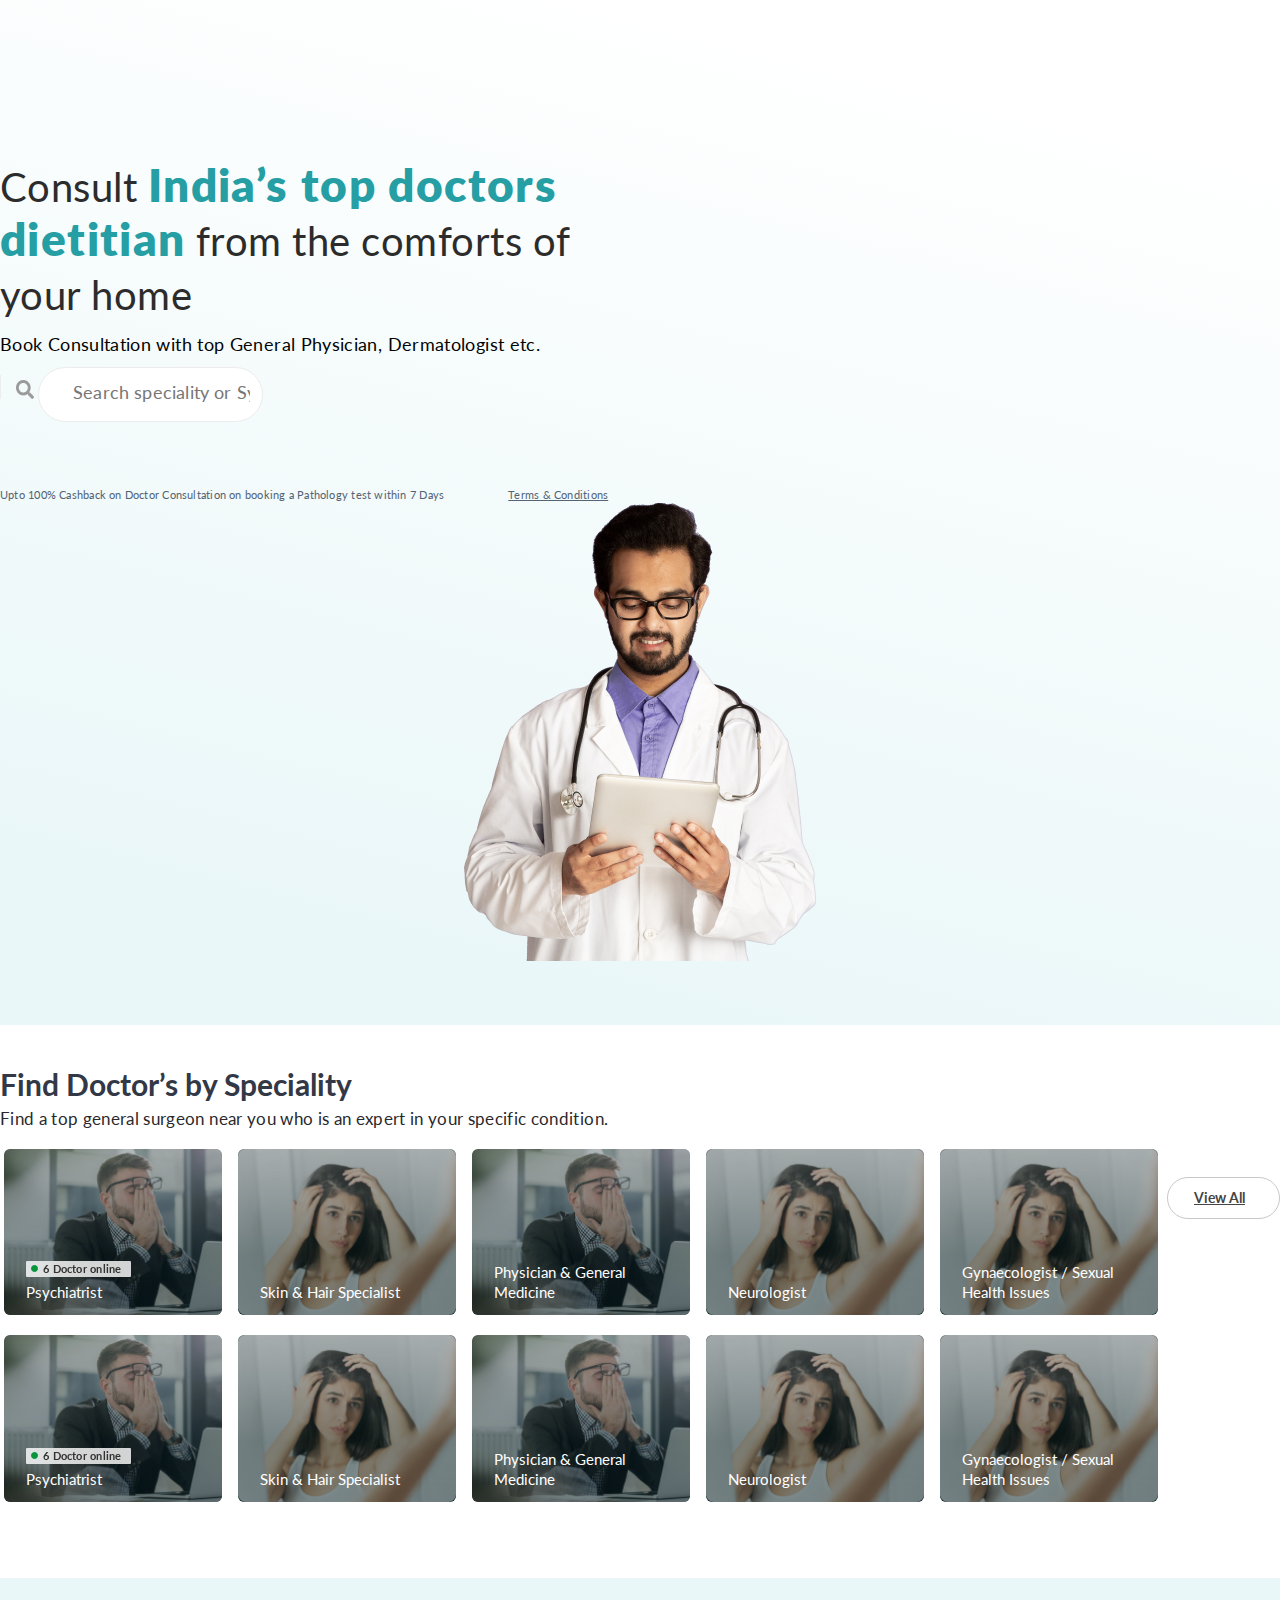
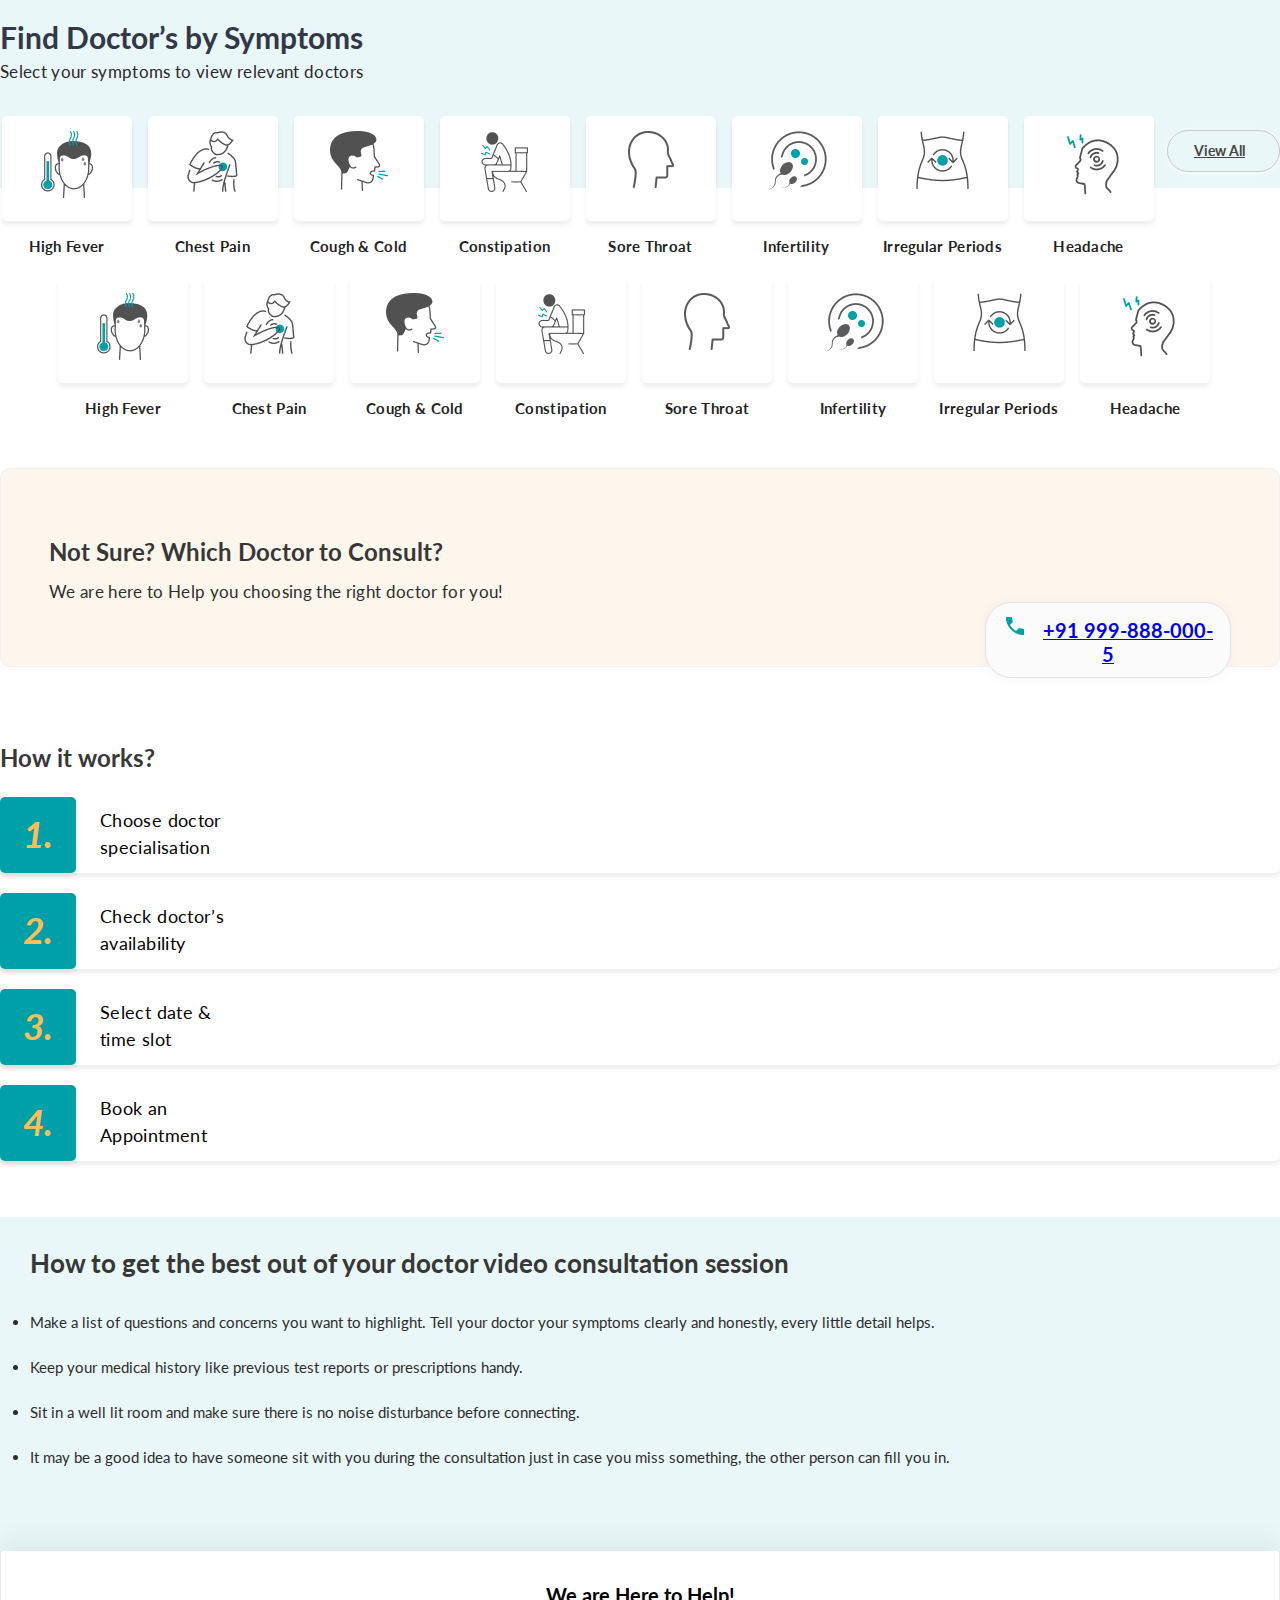
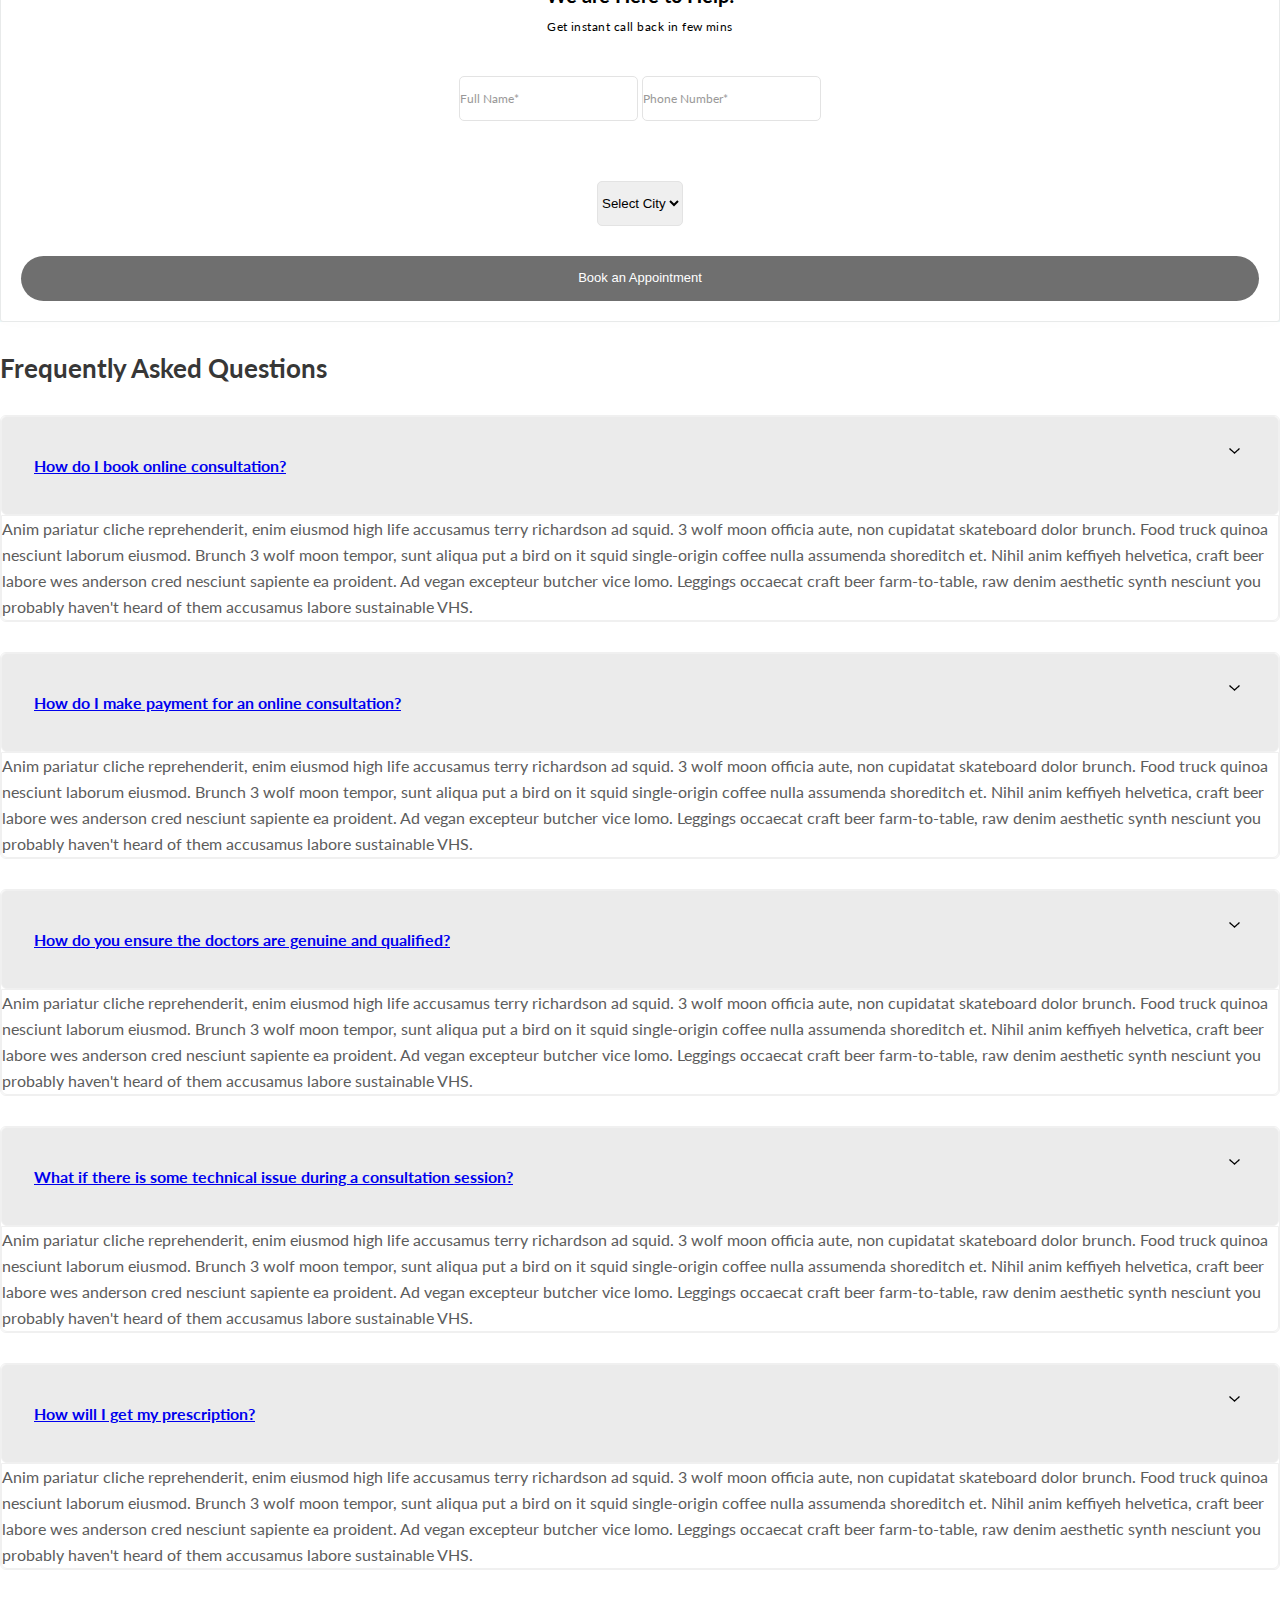
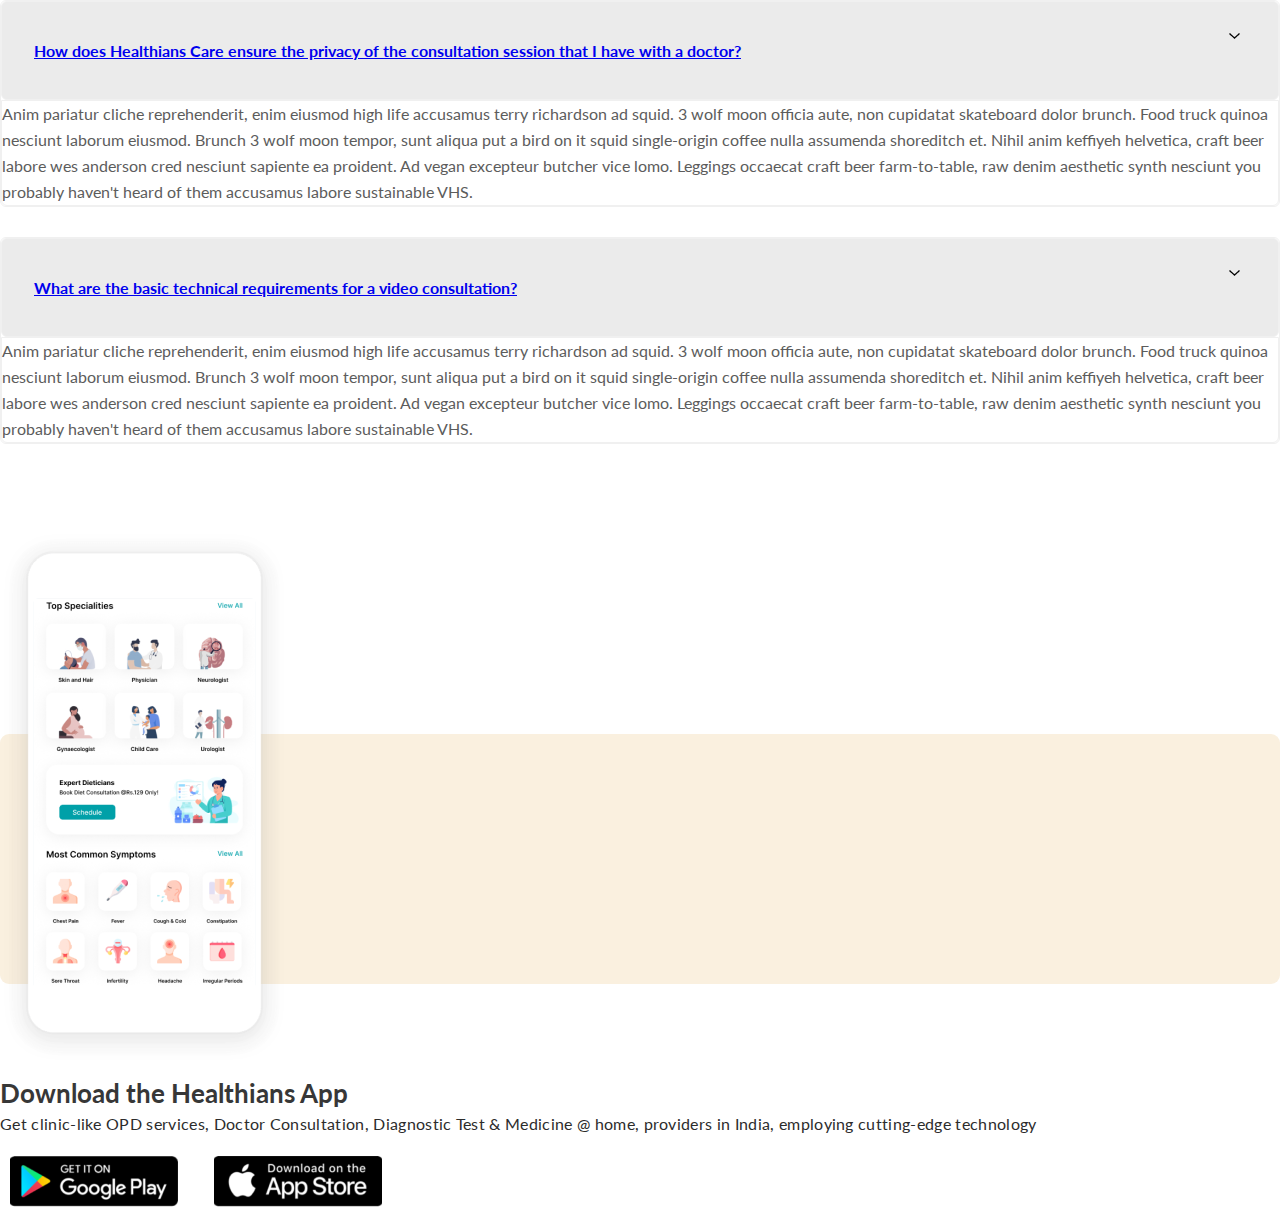
<file: index.html>
<!DOCTYPE html
    PUBLIC "-//W3C//DTD XHTML 1.0 Transitional//EN" "http://www.w3.org/TR/xhtml1/DTD/xhtml1-transitional.dtd">
<html xmlns="http://www.w3.org/1999/xhtml">

<head>
    <meta http-equiv="Content-Type" content="text/html; charset=utf-8" />
    <title>Healthians</title>
    <meta name="viewport" content="width=device-width, initial-scale=1.0, maximum-scale=1.0, user-scalable=0" />
    <link href="https://cdn1.healthians.com/img/favicon.png" rel="icon" type="image/x-icon">
    <!-- bootstrap css file -->
    <link href="https://www.healthians.com/css/t2/bootstrap.css" rel="stylesheet">
    <!-- font family file -->
    <!-- <link
        href="https://fonts.googleapis.com/css2?family=Poppins:ital,wght@0,500;0,600;0,700;0,800;0,900;1,500&display=swap"
        rel="stylesheet"> -->

    <link rel="preconnect" href="https://fonts.googleapis.com">
    <link rel="preconnect" href="https://fonts.gstatic.com" crossorigin>
    <link href="https://fonts.googleapis.com/css2?family=Lato:ital,wght@0,400;0,700;1,400;1,700&display=swap"
        rel="stylesheet">
    <!-- custom css  -->
    <link rel="stylesheet" type="text/css" href="./css/style.css">

    <!-- font icons -->
    <link rel="stylesheet" href="https://cdnjs.cloudflare.com/ajax/libs/font-awesome/4.7.0/css/font-awesome.min.css">

</head>

<body>

    <!-- Hero section starts from here -->
    <div class="hero-wrapper">
        <div class="container">
            <div class="row">
                <div class="hero-wrapper-inner">
                    <!-- <div class="bg_right"></div>
                    <div class="bg_left"></div> -->
                    <div class="col-md-8">
                        <div class="hero-img-mobile">
                            <img src="./assets/images/hero-doctor.png">
                        </div>
                        <h2>Consult <span>India’s top doctors <br> dietitian</span> from the comforts of <br>your home</h2>
                        <p>Book Consultation with top General Physician, Dermatologist etc. </p>
                        <div class="form-group has-feedback has-search">
                            <span class="form-control-feedback"><img src="./assets/images/search.png"></span>
                            <input type="text" class="form-control" placeholder="Search speciality or Symptom">
                        </div>
                        <p class="hero-condition">Upto 100% Cashback on Doctor Consultation on booking a Pathology test
                            within 7 Days<span>Terms & Conditions</span></p>
                    </div>

                    <div class="col-md-4">
                        <div class="hero-img">
                        <img src="./assets/images/hero-doctor.png">
                    </div>
                    </div>
                </div>
            </div>
        </div>
    </div>
    <!-- here section ends here -->


    <!-- find doctor by Speciality section start here -->
    <div class="find-special section-padding">
       
            <div class="container">
                <div class="row">
                    <div class="col-xs-12 col-sm-8 col-md-10">
                    <h2>Find Doctor’s by Speciality</h2>
                    <p>Find a top general surgeon near you who is an expert in your specific condition.  </p>
                </div>
    
                <div class="col-xs-12 col-sm-4 col-md-2">
                    <div class="view-all-btn">
                        <a href="javascript:void(0)">View All</a>
                    </div>
                </div>
                </div>
            </div>
            <div class="container">
            <div class="row">
                <div class="special-list">
                    <ul>
                        <li>
                            <a href="javascript:void(0)">
                                <div class="special-box">
                                    <img src="./assets/images/psychiatrist.png" alt="psychiatrist">
                                    <div class="content">
                                        <p><span></span>6 Doctor online</p>
                                        <h3>Psychiatrist</h3>
                                    </div>
                                </div>
                            </a>
                        </li>

                        <li>
                            <a href="javascript:void(0)">
                                <div class="special-box">
                                    <img src="./assets/images/skin-specialist.png" alt="skin">
                                    <div class="content">
                                        <h3>Skin & Hair Specialist</h3>
                                    </div>
                                </div>
                            </a>
                        </li>


                        <li>
                            <a href="javascript:void(0)">
                                <div class="special-box">
                                    <img src="./assets/images/psychiatrist.png" alt="Physician">
                                    <div class="content">
                                        <h3>Physician & General Medicine</h3>
                                    </div>
                                </div>
                            </a>
                        </li>


                        <li>
                            <a href="javascript:void(0)">
                                <div class="special-box">
                                    <img src="./assets/images/skin-specialist.png" alt="Neurologist">
                                    <div class="content">
                                        <h3>Neurologist</h3>
                                    </div>
                                </div>
                            </a>
                        </li>

                        <li>
                            <a href="javascript:void(0)">
                                <div class="special-box">
                                    <img src="./assets/images/skin-specialist.png" alt="Gynaecologist">
                                    <div class="content">
                                       <h3>Gynaecologist / Sexual
                                            Health Issues</h3>
                                    </div>
                                </div>
                            </a>
                        </li>


                        <li>
                            <a href="javascript:void(0)">
                                <div class="special-box">
                                    <img src="./assets/images/psychiatrist.png" alt="psychiatrist">
                                    <div class="content">
                                        <p><span></span>6 Doctor online</p>
                                        <h3>Psychiatrist</h3>
                                    </div>
                                </div>
                            </a>
                        </li>

                        <li>
                            <a href="javascript:void(0)">
                                <div class="special-box">
                                    <img src="./assets/images/skin-specialist.png" alt="skin">
                                    <div class="content">
                                        <h3>Skin & Hair Specialist</h3>
                                    </div>
                                </div>
                            </a>
                        </li>


                        <li>
                            <a href="javascript:void(0)">
                                <div class="special-box">
                                    <img src="./assets/images/psychiatrist.png" alt="Physician">
                                    <div class="content">
                                        <h3>Physician & General Medicine</h3>
                                    </div>
                                </div>
                            </a>
                        </li>


                        <li>
                            <a href="javascript:void(0)">
                                <div class="special-box">
                                    <img src="./assets/images/skin-specialist.png" alt="Neurologist">
                                    <div class="content">
                                        <h3>Neurologist</h3>
                                    </div>
                                </div>
                            </a>
                        </li>

                        <li>
                            <a href="javascript:void(0)">
                                <div class="special-box">
                                    <img src="./assets/images/skin-specialist.png" alt="Gynaecologist">
                                    <div class="content">
                                       <h3>Gynaecologist / Sexual
                                            Health Issues</h3>
                                    </div>
                                </div>
                            </a>
                        </li>
                    </ul>
                </div>
            </div>
        </div>
    </div>


    <!-- find doctor by Speciality section end here -->


    <!-- find doctor symptoms start from here -->
    <div class="doctor-symptoms-wrapper section-padding">
        <div class="container">
            <div class="row">
                <div class="col-xs-12 col-sm-8 col-md-10">
                <h2>Find Doctor’s by Symptoms</h2>
                <p>Select your symptoms to view relevant doctors</p>
            </div>

            <div class="col-xs-12 col-sm-4 col-md-2">
                <div class="view-all-btn">
                    <a href="javascript:void(0)">View All</a>
                </div>
            </div>
            </div>
        </div>
    </div>
     <div class="doctor-inner-sym">
    <div class="container">
        <div class="row">
            <div class="list_symptm">
                <ul>
                    <li>
                        <a href="javascript:void(0)" class="symptm_card">
                            <div class="symptm_box">
                                <img src="./assets/images/high-fever.png" alt="high-fever">
                            </div>
                            <p>High Fever</p>
                        </a>
                    </li>


                    <li>
                        <a href="javascript:void(0)" class="symptm_card">
                            <div class="symptm_box">
                                <img src="./assets/images/chest-pain.png" alt="chest-pain">
                            </div>
                            <p>Chest Pain</p>
                        </a>
                    </li>


                    <li>
                        <a href="javascript:void(0)" class="symptm_card">
                            <div class="symptm_box">
                                <img src="./assets/images/cough-cold.png" alt="cough-cold">
                            </div>

                            <p>Cough & Cold</p>
                            </strong>

                        </a>
                    </li>


                    <li>
                        <a href="javascript:void(0)" class="symptm_card">
                            <div class="symptm_box">
                                <img src="./assets/images/constipation.png" alt="constipation">
                            </div>
                            <p>Constipation</p>
                        </a>
                    </li>

                    <li>
                        <a href="javascript:void(0)" class="symptm_card">
                            <div class="symptm_box">
                                <img src="./assets/images/saor-throat.png" alt="saor-throat">
                            </div>

                            <p>Sore Throat</p>
                        </a>
                    </li>


                    <li>
                        <a href="javascript:void(0)" class="symptm_card">
                            <div class="symptm_box">
                                <img src="./assets/images/infertility.png" alt="infertility">
                            </div>

                            <p>Infertility</p>
                        </a>
                    </li>


                    <li>
                        <a href="javascript:void(0)" class="symptm_card">
                            <div class="symptm_box">
                                <img src="./assets/images/irregular-periods.png" alt="irregular-periods">
                            </div>
                            <p>Irregular Periods</p>
                        </a>
                    </li>


                    <li>
                        <a href="javascript:void(0)" class="symptm_card">
                            <div class="symptm_box">
                                <img src="./assets/images/headache.png" alt="Headache">
                            </div>
                            <p>Headache</p>
                        </a>
                    </li>



                    <!-- second list -->
                    <li>
                        <a href="javascript:void(0)" class="symptm_card">
                            <div class="symptm_box">
                                <img src="./assets/images/high-fever.png" alt="high-fever">
                            </div>
                            <p>High Fever</p>
                        </a>
                    </li>


                    <li>
                        <a href="javascript:void(0)" class="symptm_card">
                            <div class="symptm_box">
                                <img src="./assets/images/chest-pain.png" alt="chest-pain">
                            </div>
                            <p>Chest Pain</p>
                        </a>
                    </li>


                    <li>
                        <a href="javascript:void(0)" class="symptm_card">
                            <div class="symptm_box">
                                <img src="./assets/images/cough-cold.png" alt="cough-cold">
                            </div>

                            <p>Cough & Cold</p>
                            </strong>

                        </a>
                    </li>


                    <li>
                        <a href="javascript:void(0)" class="symptm_card">
                            <div class="symptm_box">
                                <img src="./assets/images/constipation.png" alt="constipation">
                            </div>
                            <p>Constipation</p>
                        </a>
                    </li>

                    <li>
                        <a href="javascript:void(0)" class="symptm_card">
                            <div class="symptm_box">
                                <img src="./assets/images/saor-throat.png" alt="saor-throat">
                            </div>

                            <p>Sore Throat</p>
                        </a>
                    </li>


                    <li>
                        <a href="javascript:void(0)" class="symptm_card">
                            <div class="symptm_box">
                                <img src="./assets/images/infertility.png" alt="infertility">
                            </div>

                            <p>Infertility</p>
                        </a>
                    </li>


                    <li>
                        <a href="javascript:void(0)" class="symptm_card">
                            <div class="symptm_box">
                                <img src="./assets/images/irregular-periods.png" alt="irregular-periods">
                            </div>
                            <p>Irregular Periods</p>
                        </a>
                    </li>


                    <li>
                        <a href="javascript:void(0)" class="symptm_card">
                            <div class="symptm_box">
                                <img src="./assets/images/headache.png" alt="Headache">
                            </div>
                            <p>Headache</p>
                        </a>
                    </li>


                </ul>
            </div>
        </div>
    </div>
    </div>
    <!-- find doctor symptoms end here -->

    <div class="doctor-phone section-padding">
        <div class="container">
            <div class="doctor-phone-inner">
                <div class="row">
                    <div class="col-xs-12 col-sm-8 col-md-8">
                        <div class="doctor-phone-text">
                            <h2>Not Sure? Which Doctor to Consult?</h2>
                            <p>We are here to Help you choosing the right doctor for you!</p>
                        </div>
                    </div>

                    <div class="col-xs-12 col-sm-4 col-md-4">
                        <div class="doctor-phone-number">
                            <img src="./assets/images/phn-icon.png" alt="phone-icon"><a
                                href="tel:+91 999-888-000-5"><span>+91 999-888-000-5</span></a>
                        </div>
                    </div>
                </div>
            </div>
        </div>
    </div>
  
    <div class="consult-steps section-padding">
        <div class="container">
            <h2>How it works?</h2>
            <div class="row">
                <div class="col-xs-12 col-sm-6 col-md-3">
                    <ul>
                        <li>
                            <span>1.</span>
                        </li>
                        <li>
                            <p>Choose doctor <br> specialisation </p>
                        </li>
                    </ul>
                </div>

                <div class="col-xs-12 col-sm-6 col-md-3">
                    <ul>
                        <li>
                            <span>2.</span>
                        </li>
                        <li>
                            <p>Check doctor’s <br> availability </p>
                        </li>
                    </ul>
                </div>


                <div class="col-xs-12 col-sm-6 col-md-3">
                    <ul>
                        <li>
                            <span>3.</span>
                        </li>
                        <li>
                            <p>Select date & <br> time slot</p>
                        </li>
                    </ul>
                </div>


                <div class="col-xs-12 col-sm-6 col-md-3">
                    <ul>
                        <li>
                            <span>4.</span>
                        </li>
                        <li>
                            <p>Book an <br> Appointment</p>
                        </li>
                    </ul>
                </div>
            </div>




        </div>
    </div>


    <!-- doctor video consultaion section start here-->
    <div class="video-consult">
        <div class="container">
            <div class="row">
                <div class="col-md-8">
                    <div class="video-content">
                        <h2>How to get the best out of your doctor video consultation session</h2>
                        <ul>
                            <li>Make a list of questions and concerns you want to highlight.
                                Tell your doctor your symptoms clearly and honestly, every little detail helps.</li>

                            <li>Keep your medical history like previous test reports or prescriptions handy.</li>

                            <li>Sit in a well lit room and make sure there is no noise disturbance before connecting.
                            </li>

                            <li>It may be a good idea to have someone sit with you during the consultation just in case
                                you miss something, the other person can fill you in.</li>
                        </ul>
                    </div>
                </div>


                <div class="col-md-4 form-col">
                    <div class="inner-form">
                        <h2>We are Here to Help!</h2>
                        <p>Get instant call back in few mins</p>
                        <form action="#">
                            <input type="text" placeholder="Full Name*" class="form-control" required>

                            <input type="tel" placeholder="Phone Number*" class="form-control" required>

                            <div class="form-group">
                                <select class="form-control" id="selectcity" required>
                                    <option>Select City</option>
                                    <option>Delhi</option>
                                    <option>Noida</option>
                                    <option>Gurugram</option>
                                </select>
                            </div>

                            <button class="appointment-btn">Book an Appointment</button>
                        </form>
                    </div>
                </div>
            </div>
        </div>
    </div>
    <!-- doctor video consultaion section end here-->


    <!-- frequently asked question -->
    <div class="question-wrapper">
        <div class="container">
            <h2>Frequently Asked Questions</h2>
             <div class="accordian-wrapper">

                <div class="panel-group" id="accordion">

                    <div class="panel panel-default">
                        <div class="panel-heading">
                            <h4 class="panel-title">
                                <a class="accordion-toggle" data-toggle="collapse" data-parent="#accordion"
                                    href="#collapseOne">
                                    How do I book online consultation?
                                </a>
                            </h4>
                        </div>
                        <div id="collapseOne" class="panel-collapse collapse in">
                            <div class="panel-body">
                                Anim pariatur cliche reprehenderit, enim eiusmod high life accusamus terry richardson ad
                                squid. 3 wolf moon officia aute, non cupidatat skateboard dolor brunch. Food truck
                                quinoa
                                nesciunt laborum eiusmod. Brunch 3 wolf moon tempor, sunt aliqua put a bird on it squid
                                single-origin coffee nulla assumenda shoreditch et. Nihil anim keffiyeh helvetica, craft
                                beer labore wes anderson cred nesciunt sapiente ea proident. Ad vegan excepteur butcher
                                vice
                                lomo. Leggings occaecat craft beer farm-to-table, raw denim aesthetic synth nesciunt you
                                probably haven't heard of them accusamus labore sustainable VHS.
                            </div>
                        </div>
                    </div>
                    
                    <div class="panel panel-default">
                        <div class="panel-heading">
                            <h4 class="panel-title">
                                <a class="accordion-toggle" data-toggle="collapse" data-parent="#accordion"
                                    href="#collapseTwo">
                                    How do I make payment for an online consultation?
                                </a>
                            </h4>
                        </div>
                        <div id="collapseTwo" class="panel-collapse collapse">
                            <div class="panel-body">
                                Anim pariatur cliche reprehenderit, enim eiusmod high life accusamus terry richardson ad
                                squid. 3 wolf moon officia aute, non cupidatat skateboard dolor brunch. Food truck
                                quinoa
                                nesciunt laborum eiusmod. Brunch 3 wolf moon tempor, sunt aliqua put a bird on it squid
                                single-origin coffee nulla assumenda shoreditch et. Nihil anim keffiyeh helvetica, craft
                                beer labore wes anderson cred nesciunt sapiente ea proident. Ad vegan excepteur butcher
                                vice
                                lomo. Leggings occaecat craft beer farm-to-table, raw denim aesthetic synth nesciunt you
                                probably haven't heard of them accusamus labore sustainable VHS.
                            </div>
                        </div>
                    </div>

                    <div class="panel panel-default">
                        <div class="panel-heading">
                            <h4 class="panel-title">
                                <a class="accordion-toggle" data-toggle="collapse" data-parent="#accordion"
                                    href="#collapseThree">
                                    How do you ensure the doctors are genuine and qualified?
                                </a>
                            </h4>
                        </div>
                        <div id="collapseThree" class="panel-collapse collapse">
                            <div class="panel-body">
                                Anim pariatur cliche reprehenderit, enim eiusmod high life accusamus terry richardson ad
                                squid. 3 wolf moon officia aute, non cupidatat skateboard dolor brunch. Food truck
                                quinoa
                                nesciunt laborum eiusmod. Brunch 3 wolf moon tempor, sunt aliqua put a bird on it squid
                                single-origin coffee nulla assumenda shoreditch et. Nihil anim keffiyeh helvetica, craft
                                beer labore wes anderson cred nesciunt sapiente ea proident. Ad vegan excepteur butcher
                                vice
                                lomo. Leggings occaecat craft beer farm-to-table, raw denim aesthetic synth nesciunt you
                                probably haven't heard of them accusamus labore sustainable VHS.
                            </div>
                        </div>
                    </div>


                    <div class="panel panel-default">
                        <div class="panel-heading">
                            <h4 class="panel-title">
                                <a class="accordion-toggle" data-toggle="collapse" data-parent="#accordion"
                                    href="#collapsefour">
                                    What if there is some technical issue during a consultation session? </a>
                            </h4>
                        </div>
                        <div id="collapsefour" class="panel-collapse collapse">
                            <div class="panel-body">
                                Anim pariatur cliche reprehenderit, enim eiusmod high life accusamus terry richardson ad
                                squid. 3 wolf moon officia aute, non cupidatat skateboard dolor brunch. Food truck
                                quinoa
                                nesciunt laborum eiusmod. Brunch 3 wolf moon tempor, sunt aliqua put a bird on it squid
                                single-origin coffee nulla assumenda shoreditch et. Nihil anim keffiyeh helvetica, craft
                                beer labore wes anderson cred nesciunt sapiente ea proident. Ad vegan excepteur butcher
                                vice
                                lomo. Leggings occaecat craft beer farm-to-table, raw denim aesthetic synth nesciunt you
                                probably haven't heard of them accusamus labore sustainable VHS.
                            </div>
                        </div>
                    </div>

                    <div class="panel panel-default">
                        <div class="panel-heading">
                            <h4 class="panel-title">
                                <a class="accordion-toggle" data-toggle="collapse" data-parent="#accordion"
                                    href="#collapsefive">
                                    How will I get my prescription? </a>
                            </h4>
                        </div>
                        <div id="collapsefive" class="panel-collapse collapse">
                            <div class="panel-body">
                                Anim pariatur cliche reprehenderit, enim eiusmod high life accusamus terry richardson ad
                                squid. 3 wolf moon officia aute, non cupidatat skateboard dolor brunch. Food truck
                                quinoa
                                nesciunt laborum eiusmod. Brunch 3 wolf moon tempor, sunt aliqua put a bird on it squid
                                single-origin coffee nulla assumenda shoreditch et. Nihil anim keffiyeh helvetica, craft
                                beer labore wes anderson cred nesciunt sapiente ea proident. Ad vegan excepteur butcher
                                vice
                                lomo. Leggings occaecat craft beer farm-to-table, raw denim aesthetic synth nesciunt you
                                probably haven't heard of them accusamus labore sustainable VHS.
                            </div>
                        </div>
                    </div>

                    <div class="panel panel-default">
                        <div class="panel-heading">
                            <h4 class="panel-title">
                                <a class="accordion-toggle" data-toggle="collapse" data-parent="#accordion"
                                    href="#collapsesix">
                                    How does Healthians Care ensure the privacy of the consultation
                                    session that I have with a doctor? </a>
                            </h4>
                        </div>
                        <div id="collapsesix" class="panel-collapse collapse">
                            <div class="panel-body">
                                Anim pariatur cliche reprehenderit, enim eiusmod high life accusamus terry richardson ad
                                squid. 3 wolf moon officia aute, non cupidatat skateboard dolor brunch. Food truck
                                quinoa
                                nesciunt laborum eiusmod. Brunch 3 wolf moon tempor, sunt aliqua put a bird on it squid
                                single-origin coffee nulla assumenda shoreditch et. Nihil anim keffiyeh helvetica, craft
                                beer labore wes anderson cred nesciunt sapiente ea proident. Ad vegan excepteur butcher
                                vice
                                lomo. Leggings occaecat craft beer farm-to-table, raw denim aesthetic synth nesciunt you
                                probably haven't heard of them accusamus labore sustainable VHS.
                            </div>
                        </div>
                    </div>


                    <div class="panel panel-default">
                        <div class="panel-heading">
                            <h4 class="panel-title">
                                <a class="accordion-toggle" data-toggle="collapse" data-parent="#accordion"
                                    href="#collapseseven">
                                    What are the basic technical requirements for a video consultation?
                                </a>
                            </h4>
                        </div>
                        <div id="collapseseven" class="panel-collapse collapse">
                            <div class="panel-body">
                                Anim pariatur cliche reprehenderit, enim eiusmod high life accusamus terry richardson ad
                                squid. 3 wolf moon officia aute, non cupidatat skateboard dolor brunch. Food truck
                                quinoa
                                nesciunt laborum eiusmod. Brunch 3 wolf moon tempor, sunt aliqua put a bird on it squid
                                single-origin coffee nulla assumenda shoreditch et. Nihil anim keffiyeh helvetica, craft
                                beer labore wes anderson cred nesciunt sapiente ea proident. Ad vegan excepteur butcher
                                vice
                                lomo. Leggings occaecat craft beer farm-to-table, raw denim aesthetic synth nesciunt you
                                probably haven't heard of them accusamus labore sustainable VHS.
                            </div>
                        </div>
                    </div>

                </div>
            </div>
        </div>
    </div>

    <!-- frequently asked question -->



    <!-- app section start from here -->
    <div class="mobile-app-wrapper section-padding">
        <div class="container">
            <div class="row">
                <div class="col-md-4 text-center">
                    <div class="mobile-snapshot">
                        <img src="./assets/images/mobile-app.png" alt="mobile-app">
                    </div>
                </div>

                <div class="col-md-8">
                    <div class="mobile-app-text">
                        <h2>Download the Healthians App</h2>
                        <p>Get clinic-like OPD services, Doctor Consultation, Diagnostic Test & Medicine @ home,
                            providers in India, employing cutting-edge technology</p>
                        <ul>
                            <li>
                                <img src="./assets/images/play-store.png" alt="play-store">
                            </li>
                            <li>
                                <img src="./assets/images/ios-store.png" alt="ios-store">
                            </li>
                        </ul>
                    </div>
                </div>
            </div>
        </div>
    </div>


    <!-- app section start from here -->


    <!-- bootstrap js files   -->
    <script type="text/javascript" src="https://www.healthians.com/js/jquery.min.js"></script>
    <script type="text/javascript" src="https://www.healthians.com/js/bootstrap.min.js"></script>
</body>

</html>
</file>
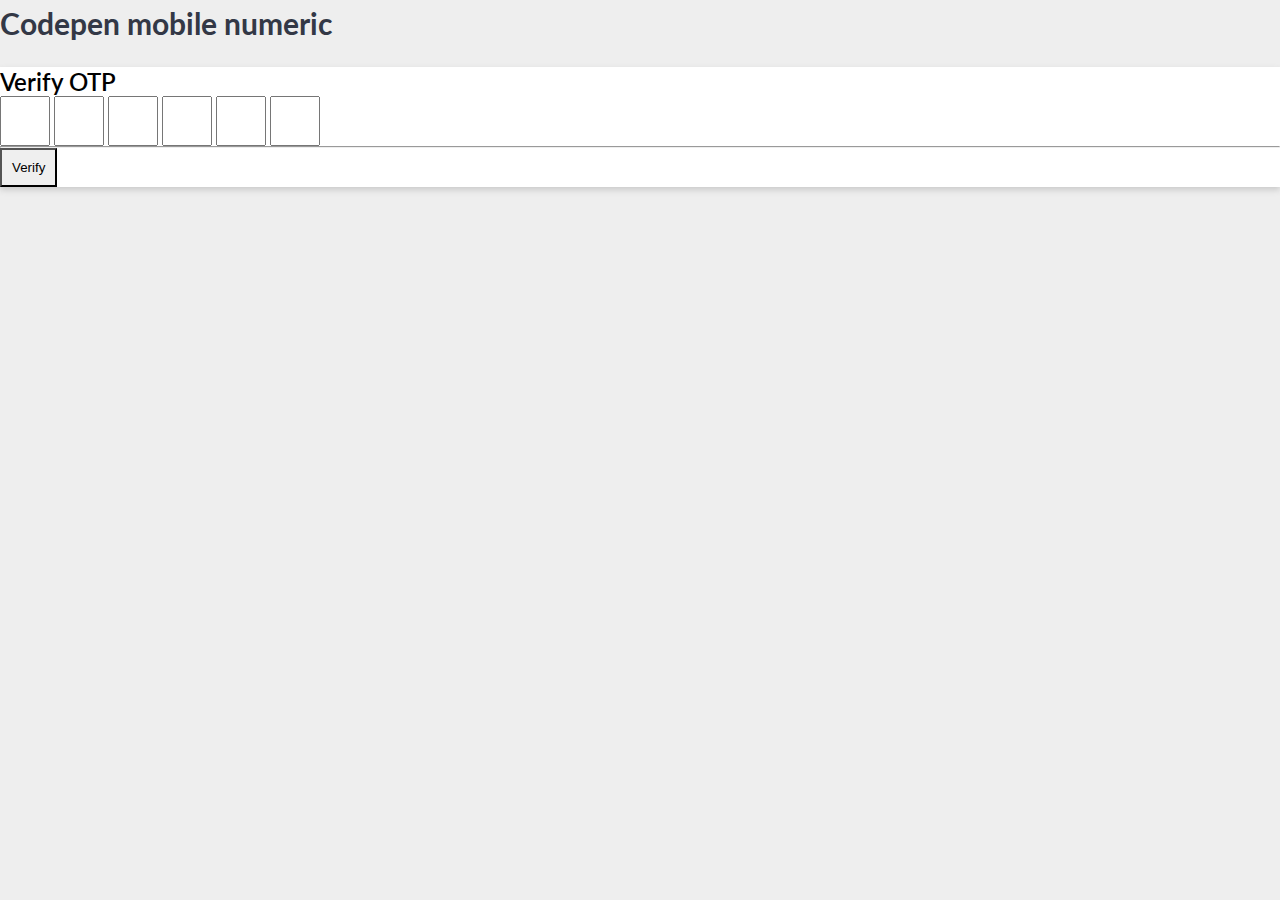
<file: login-2.html>
<!DOCTYPE html
    PUBLIC "-//W3C//DTD XHTML 1.0 Transitional//EN" "http://www.w3.org/TR/xhtml1/DTD/xhtml1-transitional.dtd">
<html xmlns="http://www.w3.org/1999/xhtml">

<head>
    <meta http-equiv="Content-Type" content="text/html; charset=utf-8" />
    <title>Healthians</title>
    <meta name="viewport" content="width=device-width, initial-scale=1.0, maximum-scale=1.0, user-scalable=0" />
    <link href="https://cdn1.healthians.com/img/favicon.png" rel="icon" type="image/x-icon">
    <!-- bootstrap css file -->
    <link href="https://www.healthians.com/css/t2/bootstrap.css" rel="stylesheet">
    <!-- font family file -->
    <!-- <link
        href="https://fonts.googleapis.com/css2?family=Poppins:ital,wght@0,500;0,600;0,700;0,800;0,900;1,500&display=swap"
        rel="stylesheet"> -->

    <link rel="preconnect" href="https://fonts.googleapis.com">
    <link rel="preconnect" href="https://fonts.gstatic.com" crossorigin>
    <link href="https://fonts.googleapis.com/css2?family=Lato:ital,wght@0,400;0,700;1,400;1,700&display=swap"
        rel="stylesheet">
    <!-- custom css  -->
    <link rel="stylesheet" type="text/css" href="./css/style.css">

    <!-- font icons -->
    <link rel="stylesheet" href="https://cdnjs.cloudflare.com/ajax/libs/font-awesome/4.7.0/css/font-awesome.min.css">

    <style>
        body {
            background: #eee;
        }

        .bgWhite {
            background: white;
            box-shadow: 0px 3px 6px 0px #cacaca;
        }

        .title {
            font-weight: 600;
            margin-top: 20px;
            font-size: 24px
        }

        .customBtn {
            border-radius: 0px;
            padding: 10px;
        }

        form input {
            display: inline-block;
            width: 50px;
            height: 50px;
            text-align: center;
        }
    </style>

</head>

<body>


    <!-- login section start from here -->
    <div class="login-wrapper">
        <h2>Codepen mobile numeric </h2>
        <div class="container">
            <div class="row justify-content-md-center">
                <div class="col-md-4 text-center">
                    <div class="row">
                        <div class="col-sm-12 mt-5 bgWhite">
                            <div class="title">
                                Verify OTP
                            </div>

                            <form action="#">
                                <input class="otp" type="text" oninput='digitValidate(this)' onkeyup='tabChange(1)'
                                    inputmode="numeric" id="otp-box" maxlength=1>
                                <input class="otp" type="text" oninput='digitValidate(this)' onkeyup='tabChange(2)'
                                    inputmode="numeric" id="otp-box" maxlength=1>
                                <input class="otp" type="text" oninput='digitValidate(this)' onkeyup='tabChange(3)'
                                    inputmode="numeric" id="otp-box" maxlength=1>
                                <input class="otp" type="text" oninput='digitValidate(this)' onkeyup='tabChange(4)'
                                    inputmode="numeric" id="otp-box" maxlength=1>
                                <input class="otp" type="text" oninput='digitValidate(this)' onkeyup='tabChange(5)'
                                    inputmode="numeric" id="otp-box" maxlength=1>
                                <input class="otp" type="text" oninput='digitValidate(this)' onkeyup='tabChange(6)'
                                    inputmode="numeric" id="otp-box" maxlength=1>
                            </form>
                            <hr class="mt-4">
                            <button class='btn btn-primary btn-block mt-4 mb-4 customBtn'>Verify</button>
                        </div>
                    </div>
                </div>
            </div>
        </div>
    </div>

    <!-- login section end here -->


    <!-- bootstrap js files   -->

    <script>

        let digitValidate = function (otp_input_value) {
            otp_input_value.value = otp_input_value.value.replace(/[^0-9]/g, '');
        }

        let tabChange = function (val) {
            let otp_input_value = document.querySelectorAll('input');
            if (otp_input_value[val - 1].value != '') {
                otp_input_value[val].focus()
            } else if (otp_input_value[val - 1].value == '') {
                otp_input_value[val - 2].focus()
            }
        }

        let otpBox = document.getElementById("otp-box");
        otpBox.setAttribute("inputmode", "numeric");

    </script>



    <script type="text/javascript" src="https://www.healthians.com/js/jquery.min.js"></script>
    <script type="text/javascript" src="https://www.healthians.com/js/bootstrap.min.js"></script>
</body>

</html>
</file>
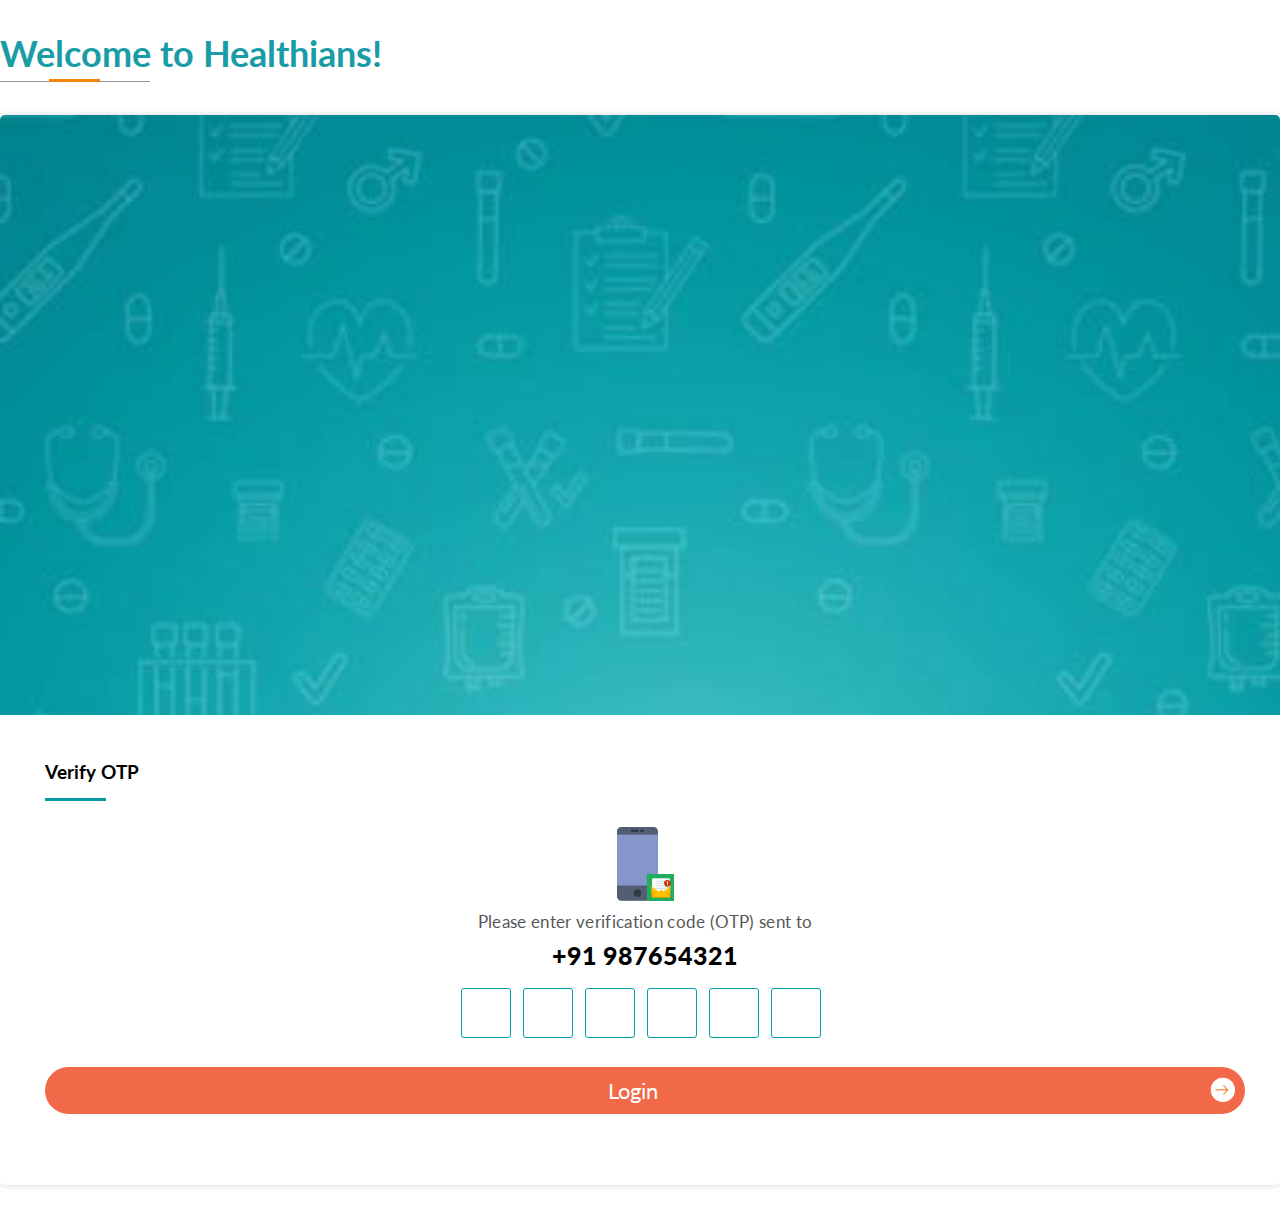
<file: login.html>
<!DOCTYPE html
    PUBLIC "-//W3C//DTD XHTML 1.0 Transitional//EN" "http://www.w3.org/TR/xhtml1/DTD/xhtml1-transitional.dtd">
<html xmlns="http://www.w3.org/1999/xhtml">

<head>
    <meta http-equiv="Content-Type" content="text/html; charset=utf-8" />
    <title>Healthians</title>
    <meta name="viewport" content="width=device-width, initial-scale=1.0, maximum-scale=1.0, user-scalable=0" />
    <link href="https://cdn1.healthians.com/img/favicon.png" rel="icon" type="image/x-icon">
    <!-- bootstrap css file -->
    <link href="https://www.healthians.com/css/t2/bootstrap.css" rel="stylesheet">
    <!-- font family file -->
    <!-- <link
        href="https://fonts.googleapis.com/css2?family=Poppins:ital,wght@0,500;0,600;0,700;0,800;0,900;1,500&display=swap"
        rel="stylesheet"> -->

    <link rel="preconnect" href="https://fonts.googleapis.com">
    <link rel="preconnect" href="https://fonts.gstatic.com" crossorigin>
    <link href="https://fonts.googleapis.com/css2?family=Lato:ital,wght@0,400;0,700;1,400;1,700&display=swap"
        rel="stylesheet">
    <!-- custom css  -->
    <link rel="stylesheet" type="text/css" href="./css/style.css">

    <!-- font icons -->
    <link rel="stylesheet" href="https://cdnjs.cloudflare.com/ajax/libs/font-awesome/4.7.0/css/font-awesome.min.css">

</head>

<body>


    <!-- login section start from here -->
    <div class="login-wrapper">
        <div class="container">
            <div class="login-title text-center">
                <h2>Welcome to Healthians!</h2>
                <img src="./assets/images/underline.png" alt="underline-divider">
            </div>
            <div class="login-outside">
                <div class="container">
                    <div class="row">
                        <div class="col-md-6 login-left">
                            <div class="">

                            </div>
                        </div>
                        <div class="col-md-6">
                            <div class="login-right">
                                <h3>Verify OTP </h3>
                                <div class="bottom-line"></div>
                                <div class="login-div-verify">
                                    <img src="./assets/images/confirmotp.png" alt="mobile-icon">
                                    <p>Please enter verification code (OTP) sent to</p>
                                    <h3>+91 987654321</h3>
                                    <div class="otp-box">
                                        <form action="#">
                                            <input class="otp" type="text" oninput='digitValidate(this)'
                                                onkeyup='tabChange(1)' inputmode="numeric" id="otp-box" maxlength=1>
                                            <input class="otp" type="text" oninput='digitValidate(this)'
                                                onkeyup='tabChange(2)' inputmode="numeric" id="otp-box" maxlength=1>
                                            <input class="otp" type="text" oninput='digitValidate(this)'
                                                onkeyup='tabChange(3)' inputmode="numeric" id="otp-box" maxlength=1>
                                            <input class="otp" type="text" oninput='digitValidate(this)'
                                                onkeyup='tabChange(4)' inputmode="numeric" id="otp-box" maxlength=1>
                                            <input class="otp" type="text" oninput='digitValidate(this)'
                                                onkeyup='tabChange(5)' inputmode="numeric" id="otp-box" maxlength=1>
                                            <input class="otp" type="text" oninput='digitValidate(this)'
                                                onkeyup='tabChange(6)' inputmode="numeric" id="otp-box" maxlength=1>
                                        </form>
                                    </div>
                                    <a href="javascript:void(0);" class="otp_submit_btn"> Login <img
                                            src="./assets/images/arrow-left-icon.png"> </a>
                                </div>
                                <!-- <div class="whatsapp_opt">
                                    <div class="col-md-10 col-xs-9">
                                        <img src="./assets/images/whtsapp-img.png">Get alerts on WhatsApp
                                    </div>
                                    <div class="col-md-2 col-xs-3">
                                        <div class="wrapepr_toggle_whatsapp">

                                            <label class="whtsapp_toggle">
                                                <input class="toggle-checkbox" type="checkbox" checked>
                                                <div class="whtsapp_toggle-switch"></div>
                                                </label>
                                        </div>
                                    </div>
                                    <div class="clearfix"></div>
                                </div> -->
                                <!-- <div class="right-terms text-center">
                                    <p>By proceeding, you agree with our <span class="textdanger"><a
                                                href="https://www.healthians.com/terms-condition" target="_blank"
                                                class="login_url">Terms and Conditions</a></span> &amp; <span
                                            class="textdanger"><a href="https://www.healthians.com/privacy-policy"
                                                target="_blank" class="login_url">Privacy Policy</a></span></p>
                                </div> -->
                            </div>
                        </div>
                    </div>
                </div>
            </div>
        </div>



    </div>

    <!-- login section end here -->


    <!-- bootstrap js files   -->


    <script>

        let digitValidate = function (otp_input_value) {
            otp_input_value.value = otp_input_value.value.replace(/[^0-9]/g, '');
        }

        let tabChange = function (val) {
            let otp_input_value = document.querySelectorAll('input');
            if (otp_input_value[val - 1].value != '') {
                otp_input_value[val].focus()
            } else if (otp_input_value[val - 1].value == '') {
                otp_input_value[val - 2].focus()
            }
        }

        // let otpBox = document.getElementById("otp-box");
        tabChange.setAttribute("inputmode", "numeric");

    </script>


    <script type="text/javascript" src="https://www.healthians.com/js/jquery.min.js"></script>
    <script type="text/javascript" src="https://www.healthians.com/js/bootstrap.min.js"></script>
</body>

</html>
</file>
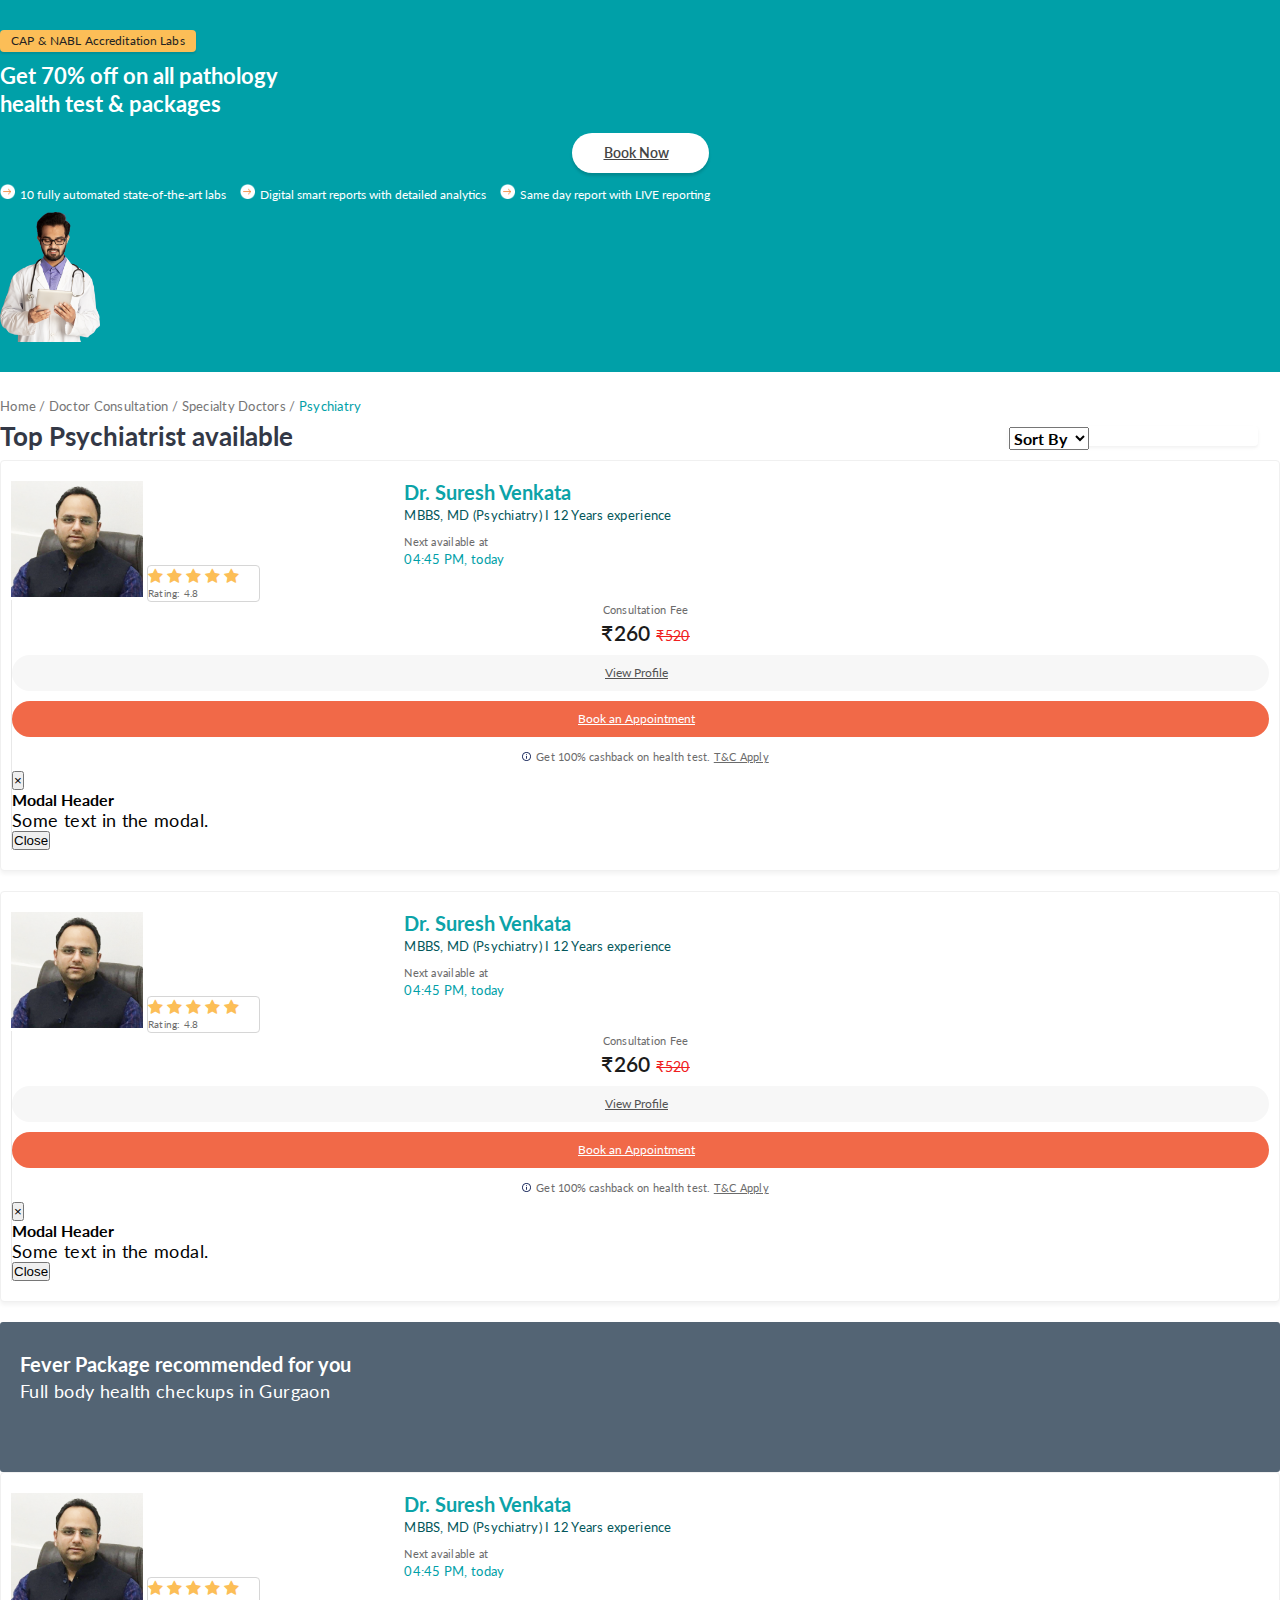
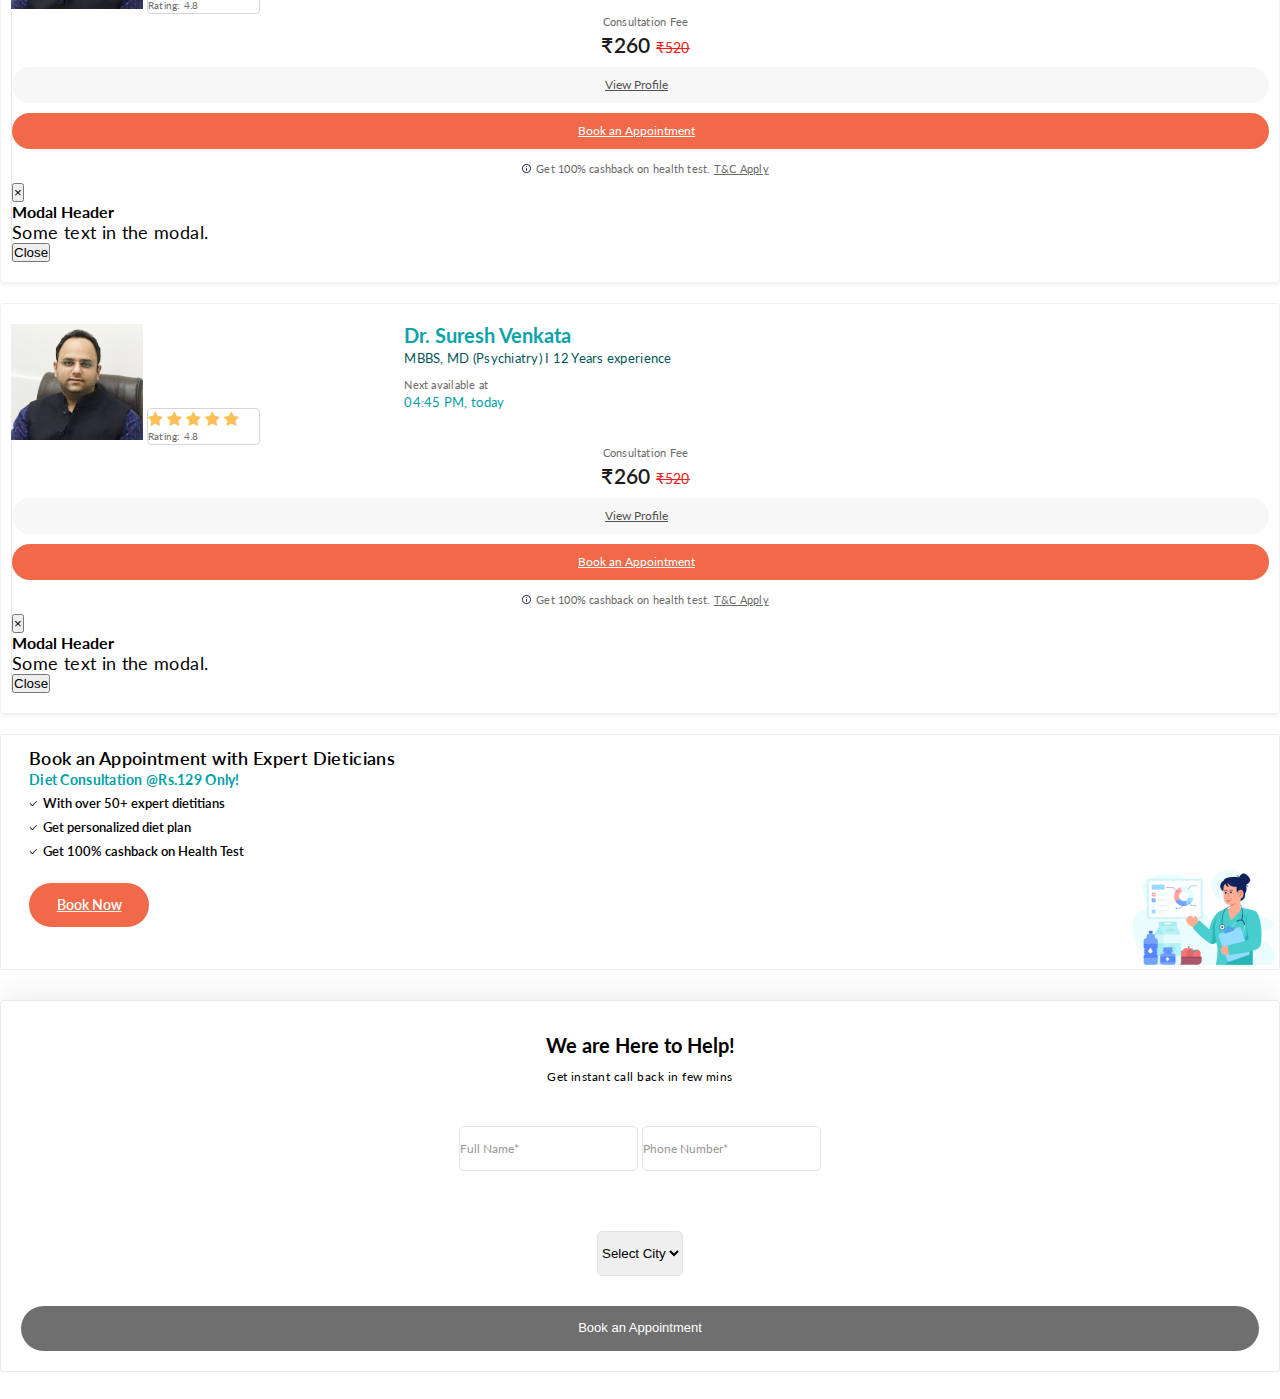
<file: packages.html>
<!DOCTYPE html
    PUBLIC "-//W3C//DTD XHTML 1.0 Transitional//EN" "http://www.w3.org/TR/xhtml1/DTD/xhtml1-transitional.dtd">
<html xmlns="http://www.w3.org/1999/xhtml">

<head>
    <meta http-equiv="Content-Type" content="text/html; charset=utf-8" />
    <title>Healthians</title>
    <meta name="viewport" content="width=device-width, initial-scale=1.0, maximum-scale=1.0, user-scalable=0" />
    <link href="https://cdn1.healthians.com/img/favicon.png" rel="icon" type="image/x-icon">
    <!-- bootstrap css file -->
    <link href="https://www.healthians.com/css/t2/bootstrap.css" rel="stylesheet">
    <!-- font family file -->
    <!-- <link
        href="https://fonts.googleapis.com/css2?family=Poppins:ital,wght@0,500;0,600;0,700;0,800;0,900;1,500&display=swap"
        rel="stylesheet"> -->

    <link rel="preconnect" href="https://fonts.googleapis.com">
    <link rel="preconnect" href="https://fonts.gstatic.com" crossorigin>
    <link href="https://fonts.googleapis.com/css2?family=Lato:ital,wght@0,400;0,700;1,400;1,700&display=swap"
        rel="stylesheet">
    <!-- custom css  -->
    <link rel="stylesheet" type="text/css" href="./css/style.css">

    <!-- font icons -->
    <link rel="stylesheet" href="https://cdnjs.cloudflare.com/ajax/libs/font-awesome/4.7.0/css/font-awesome.min.css">

    <!-- owl carousel css -->
    <link rel="stylesheet" href="https://cdnjs.cloudflare.com/ajax/libs/OwlCarousel2/2.3.4/assets/owl.carousel.min.css">
    <link rel="stylesheet"
        href="https://cdnjs.cloudflare.com/ajax/libs/OwlCarousel2/2.3.4/assets/owl.theme.default.css">

</head>

<body>

    <!-- packages header start here -->

    <div class="packages-header-wrapper">
        <div class="container">
            <div class="row">
                <div class="col-md-8">
                    <div class="package-content">
                        <p>CAP & NABL Accreditation Labs</p>
                        <div class="row">
                            <div class="package-offer">
                                <div class="col-md-8">
                                    <h2>Get 70% off on all pathology <br> health test & packages</h2>
                                </div>

                                <div class="col-md-4">
                                    <div class="book-package">
                                        <a href="javascript:void(0)">Book Now</a>
                                    </div>
                                </div>
                            </div>
                        </div>
                    </div>
                    <ul class="offer-special">
                        <li class="item"><img src="./assets/images/arrow-left-icon.png" alt="right-tick">10 fully
                            automated state-of-the-art labs</li>
                        <li class="item"><img src="./assets/images/arrow-left-icon.png" alt="right-tick">Digital smart
                            reports with detailed analytics</li>
                        <li class="item"><img src="./assets/images/arrow-left-icon.png" alt="right-tick">Same day report
                            with LIVE reporting</li>
                    </ul>
                </div>

                <div class="col-md-4">
                    <div class="offer-inner-img text-center">
                        <img src="./assets/images/hero-doctor.png" alt="doctor">
                    </div>
                </div>
            </div>

        </div>
    </div>
    </div>

    <!-- Doctor available section start  here -->
    <div class="doctors-wrapper">
        <div class="container">
            <p class="doc-breadcrumbs"> Home / Doctor Consultation / Specialty Doctors / <span> Psychiatry </span> </p>
            <div class="row">
                <div class="col-md-8">
                    <ul class="sortorder">
                        <li>
                            <h2>Top Psychiatrist available</h2>
                        </li>

                        <li>
                            <div class="sort-table">
                                <div class="form-group">
                                    <select class="form-control" id="selectcity" required>
                                        <option>Sort By</option>
                                        <option>Newest</option>
                                        <option>Oldest</option>
                                        <option>Rating</option>
                                        <option>Near By</option>
                                    </select>
                                </div>
                            </div>
                        </li>
                    </ul>
                    <div class="doctor-main-card">
                        <div class="row ">
                            <div class="col-md-8">
                                <div class="head-doctor">
                                    <ul>
                                        <li>
                                            <div class="doc-imgrat text-center">
                                                <img src="./assets/images/doc-image.png" alt="doctor">
                                                <div class="rating-div">
                                                    <span class="fa fa-star star-checked"></span>
                                                    <span class="fa fa-star star-checked"></span>
                                                    <span class="fa fa-star star-checked"></span>
                                                    <span class="fa fa-star star-checked"></span>
                                                    <span class="fa fa-star star-checked"></span>
                                                    <p>Rating: 4.8</p>
                                                </div>
                                            </div>
                                        </li>


                                        <li class="doctor-desc">
                                            <h2>Dr. Suresh Venkata</h2>
                                            <p>MBBS, MD (Psychiatry) I 12 Years experience</p>
                                            <p class="timer">Next available at <br>
                                                <span>04:45 PM, today</span>
                                            </p>
                                        </li>
                                    </ul>

                                </div>
                            </div>
                            <div class="col-md-4 doctor-consult-div">
                                <div class="doctor-fee">
                                    <p>Consultation Fee</p>
                                    <p class="sale-price">₹260 <span> ₹520 </span></p>
                                    <div class="view-profile">
                                        <a href="javascript:void(0)">View Profile</a>
                                    </div>
                                    <div class="book-appoint">
                                        <a href="javascript:void(0)">Book an Appointment</a>
                                    </div>
                                    <p class="book-open-popup"><span><img src="./assets/images/exclam.png"></span>Get 100% cashback on health test. <span
                                            data-toggle="modal" data-target="#term-doctor-modal"> T&C Apply </span> </p>


                                </div>

                                <div id="term-doctor-modal" class="modal fade" role="dialog">
                                    <div class="modal-dialog">

                                        <!-- Modal content-->
                                        <div class="modal-content">
                                            <div class="modal-header">
                                                <button type="button" class="close"
                                                    data-dismiss="modal">&times;</button>
                                                <h4 class="modal-title">Modal Header</h4>
                                            </div>
                                            <div class="modal-body">
                                                <p>Some text in the modal.</p>
                                            </div>
                                            <div class="modal-footer">
                                                <button type="button" class="btn btn-default"
                                                    data-dismiss="modal">Close</button>
                                            </div>
                                        </div>

                                    </div>
                                </div>
                            </div>

                        </div>
                    </div>





                    <div class="doctor-main-card">
                        <div class="row ">
                            <div class="col-md-8">
                                <div class="head-doctor">
                                    <ul>
                                        <li>
                                            <div class="doc-imgrat text-center">
                                                <img src="./assets/images/doc-image.png" alt="doctor">
                                                <div class="rating-div">
                                                    <span class="fa fa-star star-checked"></span>
                                                    <span class="fa fa-star star-checked"></span>
                                                    <span class="fa fa-star star-checked"></span>
                                                    <span class="fa fa-star star-checked"></span>
                                                    <span class="fa fa-star star-checked"></span>
                                                    <p>Rating: 4.8</p>
                                                </div>
                                            </div>
                                        </li>


                                        <li class="doctor-desc">
                                            <h2>Dr. Suresh Venkata</h2>
                                            <p>MBBS, MD (Psychiatry) I 12 Years experience</p>
                                            <p class="timer">Next available at <br>
                                                <span>04:45 PM, today</span>
                                            </p>
                                        </li>
                                    </ul>

                                </div>
                            </div>
                            <div class="col-md-4 doctor-consult-div">
                                <div class="doctor-fee">
                                    <p>Consultation Fee</p>
                                    <p class="sale-price">₹260 <span> ₹520 </span></p>
                                    <div class="view-profile">
                                        <a href="javascript:void(0)">View Profile</a>
                                    </div>
                                    <div class="book-appoint">
                                        <a href="javascript:void(0)">Book an Appointment</a>
                                    </div>
                                    <p class="book-open-popup"><span><img src="./assets/images/exclam.png"></span>Get 100% cashback on health test. <span
                                        data-toggle="modal" data-target="#term-doctor-modal"> T&C Apply </span> </p>


                                </div>

                                <div id="term-doctor-modal" class="modal fade" role="dialog">
                                    <div class="modal-dialog">

                                        <!-- Modal content-->
                                        <div class="modal-content">
                                            <div class="modal-header">
                                                <button type="button" class="close"
                                                    data-dismiss="modal">&times;</button>
                                                <h4 class="modal-title">Modal Header</h4>
                                            </div>
                                            <div class="modal-body">
                                                <p>Some text in the modal.</p>
                                            </div>
                                            <div class="modal-footer">
                                                <button type="button" class="btn btn-default"
                                                    data-dismiss="modal">Close</button>
                                            </div>
                                        </div>

                                    </div>
                                </div>
                            </div>

                        </div>
                    </div>

                     
                    <div class="recommended-packages">
                        <h2>Fever Package recommended for you</h2>
                        <p>Full body health checkups in Gurgaon</p>
                    </div>

                    <!-- owl slider start from here  -->
                    <div class="owl-slider-wrapper">
                        <div class="owl-carousel">
                            <div class="package-slider-item">
                              <ul>
                                <li>
                                    <h3>Healthy India 2022 Full Body Checkup</h3>
                                </li>
                                <li class="discount-div">
                                    <p class="discount-slider text-light-discount">50% off</p>
                                </li>
                              </ul>
                              <p>Includes :46 Parameters</p>
                              <p>Blood Glucose Fasting, Amylase Enzymatic, Serum, Complete Blood Count, Typhoid, Diabetes Screening...</p>
                              <ul>
                                <li>
                                    <p class="sale_price"><span>₹599</span>₹380</p>
                                </li>

                                <li class="slider-book">
                                    <a href="javascript:void(0)">Book Now</a>
                                </li>
                              </ul>
                            </div>


                            <div class="package-slider-item">
                                <ul>
                                  <li>
                                      <h3>Healthy India 2022 Full Body Checkup</h3>
                                  </li>
                                  <li class="discount-div">
                                      <p class="discount-slider text-light-discount">50% off</p>
                                  </li>
                                </ul>
                                <p>Includes :46 Parameters</p>
                                <p>Blood Glucose Fasting, Amylase Enzymatic, Serum, Complete Blood Count, Typhoid, Diabetes Screening...</p>
                                <ul>
                                  <li>
                                      <p class="sale_price"><span>₹599</span>₹380</p>
                                  </li>
  
                                  <li class="slider-book">
                                    <a href="javascript:void(0)">Book Now</a>
                                </li>
                                </ul>
                              </div>


                              <div class="package-slider-item">
                                <ul>
                                  <li>
                                      <h3>Healthy India 2022 Full Body Checkup</h3>
                                  </li>
                                  <li class="discount-div">
                                      <p class="discount-slider text-light-discount">50% off</p>
                                  </li>
                                </ul>
                                <p>Includes :46 Parameters</p>
                                <p>Blood Glucose Fasting, Amylase Enzymatic, Serum, Complete Blood Count, Typhoid, Diabetes Screening...</p>
                                <ul>
                                  <li>
                                      <p class="sale_price"><span>₹599</span>₹380</p>
                                  </li>
  
                                  <li class="slider-book">
                                    <a href="javascript:void(0)">Book Now</a>
                                </li>
                                </ul>
                              </div>



                              <div class="package-slider-item">
                                <ul>
                                  <li>
                                      <h3>Healthy India 2022 Full Body Checkup</h3>
                                  </li>
                                  <li class="discount-div">
                                      <p class="discount-slider text-light-discount">50% off</p>
                                  </li>
                                </ul>
                                <p>Includes :46 Parameters</p>
                                <p>Blood Glucose Fasting, Amylase Enzymatic, Serum, Complete Blood Count, Typhoid, Diabetes Screening...</p>
                                <ul>
                                  <li>
                                      <p class="sale_price"><span>₹599</span>₹380</p>
                                  </li>
  
                                  <li class="slider-book">
                                    <a href="javascript:void(0)">Book Now</a>
                                </li>
                                </ul>
                              </div>



                              <div class="package-slider-item">
                                <ul>
                                  <li>
                                      <h3>Healthy India 2022 Full Body Checkup</h3>
                                  </li>
                                  <li class="discount-div">
                                      <p class="discount-slider text-light-discount">50% off</p>
                                  </li>
                                </ul>
                                <p>Includes :46 Parameters</p>
                                <p>Blood Glucose Fasting, Amylase Enzymatic, Serum, Complete Blood Count, Typhoid, Diabetes Screening...</p>
                                <ul>
                                  <li>
                                      <p class="sale_price"><span>₹599</span>₹380</p>
                                  </li>
  
                                  <li class="slider-book">
                                    <a href="javascript:void(0)">Book Now</a>
                                </li>
                                </ul>
                              </div>
                           
                        </div>
                    </div>
                    <!-- owl slider end here -->




                    <div class="doctor-main-card">
                        <div class="row ">
                            <div class="col-md-8">
                                <div class="head-doctor">
                                    <ul>
                                        <li>
                                            <div class="doc-imgrat text-center">
                                                <img src="./assets/images/doc-image.png" alt="doctor">
                                                <div class="rating-div">
                                                    <span class="fa fa-star star-checked"></span>
                                                    <span class="fa fa-star star-checked"></span>
                                                    <span class="fa fa-star star-checked"></span>
                                                    <span class="fa fa-star star-checked"></span>
                                                    <span class="fa fa-star star-checked"></span>
                                                    <p>Rating: 4.8</p>
                                                </div>
                                            </div>
                                        </li>


                                        <li class="doctor-desc">
                                            <h2>Dr. Suresh Venkata</h2>
                                            <p>MBBS, MD (Psychiatry) I 12 Years experience</p>
                                            <p class="timer">Next available at <br>
                                                <span>04:45 PM, today</span>
                                            </p>
                                        </li>
                                    </ul>

                                </div>
                            </div>
                            <div class="col-md-4 doctor-consult-div">
                                <div class="doctor-fee">
                                    <p>Consultation Fee</p>
                                    <p class="sale-price">₹260 <span> ₹520 </span></p>
                                    <div class="view-profile">
                                        <a href="javascript:void(0)">View Profile</a>
                                    </div>
                                    <div class="book-appoint">
                                        <a href="javascript:void(0)">Book an Appointment</a>
                                    </div>
                                    <p class="book-open-popup"><span><img src="./assets/images/exclam.png"></span>Get 100% cashback on health test. <span
                                        data-toggle="modal" data-target="#term-doctor-modal"> T&C Apply </span> </p>

                                </div>

                                <div id="term-doctor-modal" class="modal fade" role="dialog">
                                    <div class="modal-dialog">

                                        <!-- Modal content-->
                                        <div class="modal-content">
                                            <div class="modal-header">
                                                <button type="button" class="close"
                                                    data-dismiss="modal">&times;</button>
                                                <h4 class="modal-title">Modal Header</h4>
                                            </div>
                                            <div class="modal-body">
                                                <p>Some text in the modal.</p>
                                            </div>
                                            <div class="modal-footer">
                                                <button type="button" class="btn btn-default"
                                                    data-dismiss="modal">Close</button>
                                            </div>
                                        </div>

                                    </div>
                                </div>
                            </div>

                        </div>
                    </div>



                    <div class="doctor-main-card">
                        <div class="row ">
                            <div class="col-md-8">
                                <div class="head-doctor">
                                    <ul>
                                        <li>
                                            <div class="doc-imgrat text-center">
                                                <img src="./assets/images/doc-image.png" alt="doctor">
                                                <div class="rating-div">
                                                    <span class="fa fa-star star-checked"></span>
                                                    <span class="fa fa-star star-checked"></span>
                                                    <span class="fa fa-star star-checked"></span>
                                                    <span class="fa fa-star star-checked"></span>
                                                    <span class="fa fa-star star-checked"></span>
                                                    <p>Rating: 4.8</p>
                                                </div>
                                            </div>
                                        </li>


                                        <li class="doctor-desc">
                                            <h2>Dr. Suresh Venkata</h2>
                                            <p>MBBS, MD (Psychiatry) I 12 Years experience</p>
                                            <p class="timer">Next available at <br>
                                                <span>04:45 PM, today</span>
                                            </p>
                                        </li>
                                    </ul>

                                </div>
                            </div>
                            <div class="col-md-4 doctor-consult-div">
                                <div class="doctor-fee">
                                    <p>Consultation Fee</p>
                                    <p class="sale-price">₹260 <span> ₹520 </span></p>
                                    <div class="view-profile">
                                        <a href="javascript:void(0)">View Profile</a>
                                    </div>
                                    <div class="book-appoint">
                                        <a href="javascript:void(0)">Book an Appointment</a>
                                    </div>
                                    <p class="book-open-popup"><span><img src="./assets/images/exclam.png"></span>Get 100% cashback on health test. <span
                                        data-toggle="modal" data-target="#term-doctor-modal"> T&C Apply </span> </p>



                                </div>

                                <div id="term-doctor-modal" class="modal fade" role="dialog">
                                    <div class="modal-dialog">

                                        <!-- Modal content-->
                                        <div class="modal-content">
                                            <div class="modal-header">
                                                <button type="button" class="close"
                                                    data-dismiss="modal">&times;</button>
                                                <h4 class="modal-title">Modal Header</h4>
                                            </div>
                                            <div class="modal-body">
                                                <p>Some text in the modal.</p>
                                            </div>
                                            <div class="modal-footer">
                                                <button type="button" class="btn btn-default"
                                                    data-dismiss="modal">Close</button>
                                            </div>
                                        </div>

                                    </div>
                                </div>
                            </div>

                        </div>
                    </div>
 



                </div>

                <div class="col-md-4">
                    <div class="book-appointment-wrapper appoint-border">
                        <h2>Book an Appointment with
                            Expert Dieticians
                        </h2>
                        <p>Diet Consultation @Rs.129 Only!</p>
                        <ul>
                            <li><img src="./assets/images/right-cross.png">With over 50+ expert dietitians</li>
                            <li><img src="./assets/images/right-cross.png">Get personalized diet plan</li>
                            <li><img src="./assets/images/right-cross.png">Get 100% cashback on Health Test</li>
                        </ul>
                        <div class="appoint-btn">
                            <a href="javascript:void(0)">Book Now</a>
                        </div>
                    </div>



                    <div class="form-col">
                        <div class="inner-form">
                            <h2>We are Here to Help!</h2>
                            <p>Get instant call back in few mins</p>
                            <form action="#">
                                <input type="text" placeholder="Full Name*" class="form-control" required>

                                <input type="tel" placeholder="Phone Number*" class="form-control" required>

                                <div class="form-group">
                                    <select class="form-control" id="selectcity" required>
                                        <option>Select City</option>
                                        <option>Delhi</option>
                                        <option>Noida</option>
                                        <option>Gurugram</option>
                                    </select>
                                </div>

                                <button class="appointment-btn">Book an Appointment</button>
                            </form>
                        </div>
                    </div>

                </div>
            </div>




        </div>
    </div>









    <!-- bootstrap js files   -->
    <script type="text/javascript" src="https://www.healthians.com/js/jquery.min.js"></script>
    <!-- <script src="https://cdnjs.cloudflare.com/ajax/libs/jquery/3.4.1/jquery.min.js"></script> -->
    <script type="text/javascript"
        src="https://cdnjs.cloudflare.com/ajax/libs/OwlCarousel2/2.3.4/owl.carousel.js"></script>
    <script type="text/javascript" src="https://www.healthians.com/js/bootstrap.min.js"></script>


    <script>
        $(document).ready(function () {
            $('.owl-carousel').owlCarousel({
                loop: true,
                margin: 10,
                nav: true,
                dots: true,
                responsive: {
                    0: {
                        items: 1
                    },
                    600: {
                        items: 2
                    },
                    1000: {
                        items: 3
                    }
                }
            })
        });
    </script>
</body>

</html>
</file>
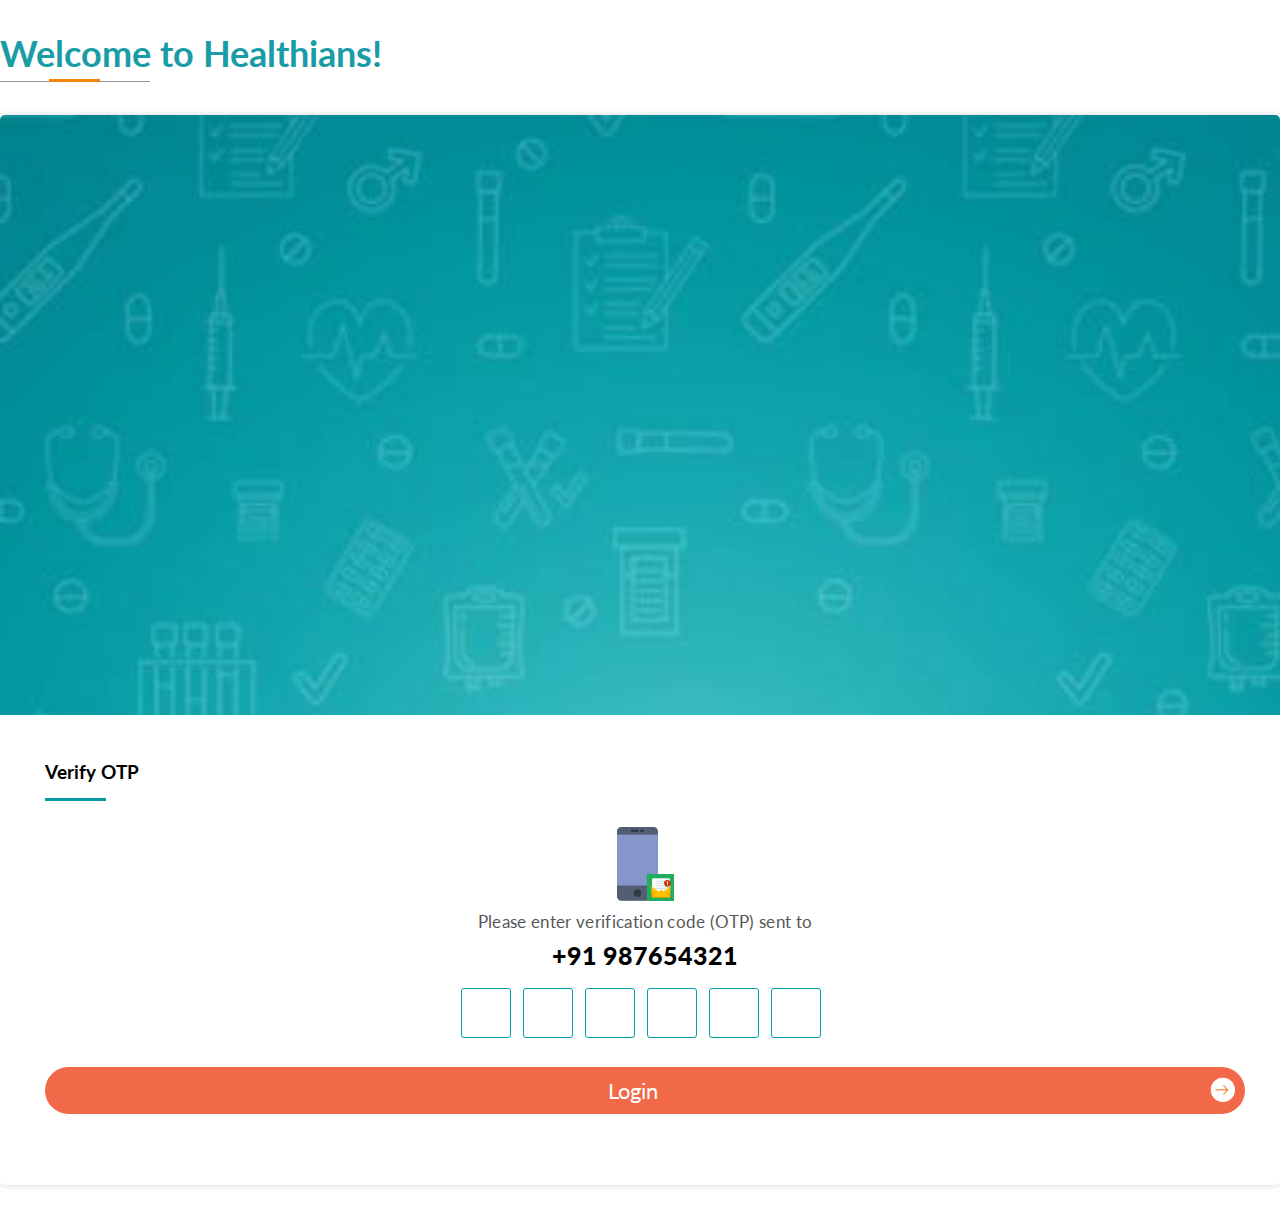
<file: popup.html>
<!DOCTYPE html
    PUBLIC "-//W3C//DTD XHTML 1.0 Transitional//EN" "http://www.w3.org/TR/xhtml1/DTD/xhtml1-transitional.dtd">
<html xmlns="http://www.w3.org/1999/xhtml">

<head>
    <meta http-equiv="Content-Type" content="text/html; charset=utf-8" />
    <title>Healthians</title>
    <meta name="viewport" content="width=device-width, initial-scale=1.0, maximum-scale=1.0, user-scalable=0" />
    <link href="https://cdn1.healthians.com/img/favicon.png" rel="icon" type="image/x-icon">
    <!-- bootstrap css file -->
    <link href="https://www.healthians.com/css/t2/bootstrap.css" rel="stylesheet">
    <!-- font family file -->
    <!-- <link
        href="https://fonts.googleapis.com/css2?family=Poppins:ital,wght@0,500;0,600;0,700;0,800;0,900;1,500&display=swap"
        rel="stylesheet"> -->

    <link rel="preconnect" href="https://fonts.googleapis.com">
    <link rel="preconnect" href="https://fonts.gstatic.com" crossorigin>
    <link href="https://fonts.googleapis.com/css2?family=Lato:ital,wght@0,400;0,700;1,400;1,700&display=swap"
        rel="stylesheet">
    <!-- custom css  -->
    <link rel="stylesheet" type="text/css" href="./css/style.css">

    <!-- font icons -->
    <link rel="stylesheet" href="https://cdnjs.cloudflare.com/ajax/libs/font-awesome/4.7.0/css/font-awesome.min.css">

</head>

<body>


    <!-- login section start from here -->
    <div class="login-wrapper">
        <div class="container">
            <div class="login-title text-center">
                <h2>Welcome to Healthians!</h2>
                <img src="./assets/images/underline.png" alt="underline-divider">
            </div>
            <div class="login-outside">
                <div class="container">
                    <div class="row">
                        <div class="col-md-6 login-left">
                            <div class="">

                            </div>
                        </div>
                        <div class="col-md-6">
                            <div class="login-right">
                                <h3>Verify OTP </h3>
                                <div class="bottom-line"></div>
                                <div class="login-div-verify">
                                    <img src="./assets/images/confirmotp.png" alt="mobile-icon">
                                    <p>Please enter verification code (OTP) sent to</p>
                                    <h3>+91 987654321</h3>
                                    <div class="otp-box">
                                        <form action="#">
                                            <input class="otp" type="text" oninput='digitValidate(this)'
                                                onkeyup='tabChange(1)' inputmode="numeric" id="otp-box" maxlength=1>
                                            <input class="otp" type="text" oninput='digitValidate(this)'
                                                onkeyup='tabChange(2)' inputmode="numeric" id="otp-box" maxlength=1>
                                            <input class="otp" type="text" oninput='digitValidate(this)'
                                                onkeyup='tabChange(3)' inputmode="numeric" id="otp-box" maxlength=1>
                                            <input class="otp" type="text" oninput='digitValidate(this)'
                                                onkeyup='tabChange(4)' inputmode="numeric" id="otp-box" maxlength=1>
                                            <input class="otp" type="text" oninput='digitValidate(this)'
                                                onkeyup='tabChange(5)' inputmode="numeric" id="otp-box" maxlength=1>
                                            <input class="otp" type="text" oninput='digitValidate(this)'
                                                onkeyup='tabChange(6)' inputmode="numeric" id="otp-box" maxlength=1>
                                        </form>
                                    </div>
                                    <a href="javascript:void(0);" class="otp_submit_btn"> Login <img
                                            src="./assets/images/arrow-left-icon.png"> </a>
                                </div>
                                <!-- <div class="whatsapp_opt">
                                    <div class="col-md-10 col-xs-9">
                                        <img src="./assets/images/whtsapp-img.png">Get alerts on WhatsApp
                                    </div>
                                    <div class="col-md-2 col-xs-3">
                                        <div class="wrapepr_toggle_whatsapp">

                                            <label class="whtsapp_toggle">
                                                <input class="toggle-checkbox" type="checkbox" checked>
                                                <div class="whtsapp_toggle-switch"></div>
                                                </label>
                                        </div>
                                    </div>
                                    <div class="clearfix"></div>
                                </div> -->
                                <!-- <div class="right-terms text-center">
                                    <p>By proceeding, you agree with our <span class="textdanger"><a
                                                href="https://www.healthians.com/terms-condition" target="_blank"
                                                class="login_url">Terms and Conditions</a></span> &amp; <span
                                            class="textdanger"><a href="https://www.healthians.com/privacy-policy"
                                                target="_blank" class="login_url">Privacy Policy</a></span></p>
                                </div> -->
                            </div>
                        </div>
                    </div>
                </div>
            </div>
        </div>



    </div>

    <!-- login section end here -->


    <!-- bootstrap js files   -->


    <script>

        let digitValidate = function (otp_input_value) {
            otp_input_value.value = otp_input_value.value.replace(/[^0-9]/g, '');
        }

        let tabChange = function (val) {
            let otp_input_value = document.querySelectorAll('input');
            if (otp_input_value[val - 1].value != '') {
                otp_input_value[val].focus()
            } else if (otp_input_value[val - 1].value == '') {
                otp_input_value[val - 2].focus()
            }
        }

        // let otpBox = document.getElementById("otp-box");
        tabChange.setAttribute("inputmode", "numeric");

    </script>


    <script type="text/javascript" src="https://www.healthians.com/js/jquery.min.js"></script>
    <script type="text/javascript" src="https://www.healthians.com/js/bootstrap.min.js"></script>
</body>

</html>
</file>
<file: css/style.css>
* {
    margin: 0;
    padding: 0;
    box-sizing: border-box;
}

h2 {
    font-family: 'Lato', sans-serif;
    font-weight: 700;
    font-size: 30px;
    line-height: 47px;
    color: #333846;
}

p {
    font-family: 'Lato', sans-serif;
    font-weight: 400;
    font-size: 18px;
    letter-spacing: 0.02em;
    color: #030303;
}

body {
    font-family: 'Lato', sans-serif;
}

.section-padding {
    padding: 36px 0;
}



.hero-wrapper {
    background: linear-gradient(13.92deg, #eaf7f8 13.67%, rgba(249, 249, 249, 0) 88.27%);
    /* linear-gradient(to right, #EAF7F8 , #c6c5c4 70%, #EAF7F8) */
}

.hero-wrapper .hero-wrapper-inner {
    padding: 4rem 0;
}

/* .hero-wrapper-inner .bg_right {
    background: url(../assets/images/doc_bg.png);
    position: absolute;
    top: 0rem;
    z-index: -1;
    width: 100%;
    height: 500px;
    left: 35rem;
    background-repeat: no-repeat;
    background-position: bottom 20% left 55%;
} */

/* .hero-wrapper-inner .bg_left {
    background: url(../assets/images/bg_left.png) center top no-repeat;
    position: absolute;
    top: -190px;
    right: 13%;
    z-index: -1;
    width: 636px;
    height: 638px;
} */

.hero-wrapper .hero-wrapper-inner .hero-img {
    /* text-align: center; */
    text-align: center;
    /* background: linear-gradient(13.92deg, #cef3f3 13.67%, rgba(249, 249, 249, 0) 88.27%);
    border-radius: 208px;
    transform: rotate(51.25deg);
    padding: 11rem 0;
    margin-top: -11rem; */
}

/* .hero-wrapper .hero-wrapper-inner .hero-img img {
    transform: rotate(306deg);
} */

.hero-wrapper h2 {
    font-family: 'Lato', sans-serif;
    font-weight: 400;
    font-size: 40px;
    line-height: 54px;
    color: #2D2C2C;
    padding-top: 6rem;
    letter-spacing: 0.48px;
}

.hero-wrapper h2 span {
    font-family: 'Lato', sans-serif;
    font-weight: 800;
    font-size: 46px;
    line-height: 48px;
    letter-spacing: 0.03em;
    color: #259EA4;
}

.hero-wrapper p {
    font-family: 'Lato', sans-serif;
    font-weight: 400;
    font-size: 18px;
    line-height: 45px;
    letter-spacing: 0.02em;
    color: #030303;
}

.hero-wrapper ::placeholder {
    font-family: 'Lato', sans-serif;
    font-weight: 400;
    font-size: 18px;
    line-height: 45px;
    letter-spacing: 0.01em;
    color: #767676;
}

.hero-wrapper .hero-condition {
    font-weight: 400;
    font-size: 11px;
    line-height: 17px;
    color: #536474;
    padding-top: 4rem;
}

.hero-wrapper .hero-condition span {
    padding-left: 4rem;
    font-weight: 400;
    font-size: 11px;
    line-height: 17px;
    letter-spacing: 0.02em;
    text-decoration: underline;
    color: #536474;
    padding-top: 5rem;
}

.has-feedback {
    width: 70%;
}

.has-search .form-control-feedback {
    left: auto;
    right: 30px;
    /* border-left: 1px solid #EDEDED; */
    top: 15px;
}

.has-search .form-control-feedback img {
    border-left: 1px solid #EDEDED;
    padding-top: 5px;
    padding-left: 15px;
}

.has-search .form-control {
    padding-right: 12px;
    padding-left: 34px;
    border-radius: 30px;
    background-color: #fff;
    height: 55px;
    border: 1px solid #ECECEC;
}

/* doctor-symptoms-wrapper */
.doctor-symptoms-wrapper {
    background: #EAF7F8;
    height: 210px;
}

.doctor-symptoms-wrapper h2 {
    font-family: 'Lato', sans-serif;
    font-weight: 700;
    font-size: 30px;
    line-height: 47px;
    color: #333846;
}

.doctor-symptoms-wrapper p {
    font-family: 'Lato', sans-serif;
    font-weight: 400;
    font-size: 17px;
    line-height: 21px;
    color: #29282C;
}

.doctor-inner-sym .list_symptm {
    width: auto;
    margin-top: -5rem;
}

.doctor-inner-sym .list_symptm ul {
    margin: 20px 0px 20px 0px;
    padding: 0px;
    list-style: none;
}

.doctor-inner-sym .list_symptm ul li {
    display: inline-block;
    margin: 8px 0px;
    width: 130px;
    text-align: center;
    margin-right: 12px;
    vertical-align: top;
}

.doctor-inner-sym .list_symptm ul li :hover {
    transform: scale(1.05);
    transition: all .2s ease-in-out;
}

.doctor-inner-sym .list_symptm ul li img {
    max-width: 140px;
}

.symptm_card {
    margin-left: 0;
    text-decoration: none !important;
    cursor: pointer;
}

.symptm_box {
    background: #FFFFFF;
    box-shadow: 0px 4px 4px rgba(0, 0, 0, 0.07);
    border-radius: 5px;
    width: 100%;
    height: 105px;
    padding: 15px;
}

.doctor-inner-sym .list_symptm ul li p {
    font-family: 'Lato', sans-serif;
    font-weight: 700;
    font-size: 15px;
    line-height: 31px;
    text-align: center;
    color: #232323;
    margin: 10px 0 0px 0;
}

/* find special */
.find-special {
    display: inline-block;
    overflow: hidden;
    position: relative;
    width: 100%;
}

.find-special h2 {
    font-family: 'Lato', sans-serif;
    font-weight: 700;
    font-size: 30px;
    line-height: 47px;
    color: #333846;
}

.find-special p {
    font-family: 'Lato', sans-serif;
    font-weight: 400;
    font-size: 17px;
    line-height: 21px;
    color: #29282C;
}

.find-special .special-box {
    position: relative;
    width: 100%;
    display: inline-block;
    overflow: hidden;
    background: linear-gradient(360deg, rgba(2, 29, 30, 1) 36%, rgba(0, 21, 22, 0.6) 100%);
    margin: 0 2%;
    transition: 0.5s;
    border-radius: 6px;
}


.find-special ul {
    margin: 20px 0px 20px 0px;
    padding: 0px;
    list-style: none;
}

.find-special ul li {
    display: inline-block;
    width: 218px;
    margin-right: 12px;
    vertical-align: top;
}

.find-special .special-box img {
    width: 100%;
    height: auto;
    opacity: 0.5;
}

.special-box .content {
    width: 80%;
    margin: auto;
    position: absolute;
    bottom: 8%;
    left: 0;
    right: 0;
}

.special-box .content p {
    font-family: 'Lato', sans-serif;
    background: rgba(255, 255, 255, 0.81);
    backdrop-filter: blur(9.5px);
    width: fit-content;
    border-radius: 1px;
    font-weight: 700;
    font-size: 11px;
    line-height: 16px;
    color: #343131;
    padding: 0 10px 0 0;
    margin-bottom: 5px;
}

.special-box .content p:hover {
    text-decoration: none;
}

.special-box .content p span {
    position: relative;
    width: 7px;
    height: 7px;
    border: 1px solid #07963B;
    border-radius: 100%;
    display: inline-block;
    background: #07963B;
    margin: 0 5px;
    padding: 0;
    margin-bottom: 1px;
}

.special-box .content h3 {
    font-family: 'Lato', sans-serif;
    font-weight: 400;
    font-size: 15px;
    line-height: 20px;
    color: #FFFFFF;
    margin: 0
}

.video-consult {
    background-color: #EAF7F8;
}

.video-consult .video-content {
    padding: 30px;
}

.video-consult .video-content h2 {
    font-family: 'Lato', sans-serif;
    font-style: normal;
    font-weight: 700;
    font-size: 26px;
    line-height: 33px;
    color: #373737;
    margin-bottom: 30px;
}

.video-consult .video-content ul {
    margin: 0;
}

.video-consult .video-content ul li {
    font-family: 'Lato', sans-serif;
    font-size: 15px;
    line-height: 25px;
    color: #2C2C2C;
    font-weight: 400;
    margin-bottom: 20px;
}

.video-consult .inner-form {
    text-align: center;
}

.video-consult .inner-form h2 {
    font-family: 'Lato', sans-serif;
    font-style: normal;
    font-weight: 700;
    font-size: 20px;
    line-height: 140%;
    color: #000000;
    margin: 10px 0;
}

.video-consult .inner-form p {
    font-family: 'Lato', sans-serif;
    font-style: normal;
    font-weight: 400;
    font-size: 12px;
    line-height: 140%;
    letter-spacing: 0.04em;
    color: #000000;
    margin: 10px 0;
}

.video-consult .inner-form .form-control {
    margin-bottom: 2rem;
    height: 45px;
    border: 0.6px solid #E3E3E3;
    border-radius: 5px;
    margin: 30px 0;
}

.inner-form ::placeholder {
    font-family: 'Lato', sans-serif;
    font-style: normal;
    font-weight: 400;
    font-size: 12px;
    line-height: 24px;
    color: #9A9999;

}

.form-col {
    background-color: #fff;
    border: 1px solid #E8EAEA;
    box-shadow: 0px -12px 26px rgba(0, 0, 0, 0.05);
    border-radius: 3px;
    margin: 5px 0;
    padding: 30px;
}

.video-consult .inner-form .appointment-btn {
    width: 100%;
    background: #6F6F6F;
    border-radius: 37px;
    border: 0;
    font-weight: 500;
    font-size: 13px;
    line-height: 24px;
    text-align: center;
    color: #FFFFFF;
    height: 45px;
}

.question-wrapper {
    padding: 30px 0;
}

.question-wrapper h2 {
    font-family: 'Lato', sans-serif;
    font-style: normal;
    font-weight: 700;
    font-size: 26px;
    line-height: 33px;
    color: #373737;
    margin-bottom: 30px;
}

.question-wrapper .panel-group {
    margin-bottom: 20px;
    width: 100%;
    column-count: 1;
}

.question-wrapper .panel-group .panel+.panel {
    margin-top: 30px;
}

.question-wrapper .panel-default {
    background: #FFFFFF;
    border: 1px solid #F0F0F0;
    border-radius: 6px;
    box-shadow: none;
    position: relative;
}

.question-wrapper .panel-title {
    width: 90%;
}

.question-wrapper .panel-heading {
    background: #EBEBEB;
    border: 1px solid #F0F0F0;
    border-radius: 6px;
    color: #000;
    font-family: 'Lato', sans-serif;
    font-style: normal;
    font-weight: 400;
    font-size: 16px;
    line-height: 33px;
    height: auto;
    padding: 2rem;
}

.question-wrapper a:hover {
    text-decoration: none;
}

.question-wrapper a:focus {
    text-decoration: none;
}

.question-wrapper .panel-body {
    font-family: 'Lato', sans-serif;
    font-weight: 400;
    font-size: 16px;
    line-height: 26px;
    color: #5C5C5C;
    background-color: #fff;
    border: 1px solid #F0F0F0;
    border-radius: 0px 0px 6px 6px;
}

.question-wrapper .panel-heading .accordion-toggle:after {
    content: " ";
    background-image: url(../assets/images/down-arrow.png);
    position: absolute;
    top: 2rem;
    right: 0;
    width: 50px;
    height: 40px;
    background-repeat: no-repeat;
}

.question-wrapper .panel-heading .accordion-toggle.collapsed:after {
    content: " ";
    background-image: url(../assets/images/down-arrow.png);
    position: absolute;
    top: 2rem;
    right: 0;
    width: 50px;
    height: 40px;
    background-repeat: no-repeat;
}

.mobile-app-wrapper {
    background: #FAF0DF;
    border-radius: 9px;
    height: 250px;
    margin-top: 15rem;
}

.mobile-snapshot img {
    margin-top: -15rem;
}

.mobile-app-wrapper h2 {
    font-family: 'Lato', sans-serif;
    font-weight: 700;
    font-size: 26px;
    line-height: 38px;
    color: #373737;
}

.mobile-app-wrapper p {
    font-family: 'Lato', sans-serif;
    font-weight: 400;
    font-size: 16px;
    line-height: 24px;
    color: #2C2C2C;

}

.mobile-app-text ul {
    list-style: none;
    margin: 20px 0px 20px 0px;
}

.mobile-app-text ul li {
    display: inline-block;
    text-align: center;
    margin-right: 12px;
    vertical-align: top;
}

.mobile-app-text ul li img {
    margin: 0 10px;
}

.doctor-phone-inner {
    background: #FCF6ED;
    border: 1px solid #F0F0F0;
    border-radius: 10px;
    padding: 4rem 3rem;
}

.doctor-phone-text h2 {
    font-family: 'Lato', sans-serif;
    font-style: normal;
    font-weight: 700;
    font-size: 24px;
    line-height: 38px;
    color: #373737;
    margin: 0 0 10px;
}

.doctor-phone-text p {
    font-family: 'Lato', sans-serif;
    font-weight: 400;
    font-size: 17px;
    color: #2C2C2C;
}

.doctor-phone-number {
    padding: 0.7rem;
    background: #FBFBFB;
    border: 1px solid #E3E3E3;
    box-shadow: 0px 1px 10px rgba(230, 222, 222, 0.33);
    border-radius: 26px;
    text-align: center;
    width: 246px;
    float: right;
}

.doctor-phone-number:hover {
    background-color: #EAF7F8;
}

.doctor-phone-number span {
    font-family: 'Lato', sans-serif;
    font-weight: 700;
    font-size: 20px;
    padding-left: 1rem;
}

.doctor-phone-number a:hover {
    text-decoration: none;
}

.consult-steps h2 {
    font-family: 'Lato', sans-serif;
    font-style: normal;
    font-weight: 700;
    font-size: 24px;
    line-height: 38px;
    color: #373737;
    margin-bottom: 20px;
}

.consult-steps ul {
    padding: 0;
    margin: 0;
    list-style: none;
    background: linear-gradient(0deg, #FFFFFF, #FFFFFF), #FFFFFF;
    box-shadow: 0px 4px 4px rgba(0, 0, 0, 0.07);
    border-radius: 5px;
}

.consult-steps li:first-child {
    display: inline-block;
    margin-right: 20px;
    padding: 23px 0 0;
    width: 76px;
    height: 76px;
    text-align: center;
    vertical-align: top;
    background: linear-gradient(0deg, #00A0A8, #00A0A8), #FFFFFF;
    box-shadow: 0px 4px 4px rgb(0 0 0 / 7%);
    border-radius: 5px;
}

.consult-steps li span {
    font-family: 'Lato', sans-serif;
    font-style: italic;
    font-weight: 700;
    font-size: 37px;
    line-height: 27px;
    color: #FCBE57;
}

.consult-steps li:last-child {
    display: inline-block;
    color: #000;
    margin-bottom: 0px;
    font-size: 14px;
    line-height: 18px;
    margin-top: 10px;
    vertical-align: top;
    font-family: 'Lato', sans-serif;
    font-weight: 700;
    font-size: 18px;
    line-height: 27px;
    color: #373737;
}

.view-all-btn {
    background: rgba(255, 255, 255, 0.002);
    border: 1px solid #C8C8C8;
    box-shadow: 0px 1px 4px #ffffff;
    border-radius: 40px;
    text-align: center;
    padding: 10px 24px 11px 16px;
    width: 113px;
    float: right;
    margin-top: 3rem;
}

.view-all-btn a {
    font-family: 'Lato', sans-serif;
    font-weight: 700;
    font-size: 14px;
    line-height: 19px;
    color: #454545;
    margin-top: 3rem;
}

.view-all-btn:hover {
    background-color: #FCF6ED;

}

.view-all-btn a:hover {
    text-decoration: none;

}

.hero-img-mobile {
    display: none;
}



/* login page css start from here */
.login-title {
    margin-bottom: 30px;
}

.login-title h2 {
    font-family: 'Lato', sans-serif;
    color: #199ca6;
    margin-top: 30px;
    font-size: 36px;
    font-weight: 700;
}

.login-wrapper .login-left {
    background-image: url(../assets/images/left-div-background.jpg);
    height: 600px;
    padding: 80px 20px 0 0;
    background-repeat: no-repeat;
    background-size: cover;
}

.login-right {
    min-height: 470px;
    background-color: #fff;
    padding: 16px 35px 15px 45px;
}

.login-right .otp_submit_btn {
    padding: 10px;
    margin-top: 19px;
    margin-left: 0;
    width: 100%;
    display: block;
    background-color: #f16948;
    border-color: #f16948;
    transition: .3s ease-in-out;
    border-radius: 50px;
    color: #fff;
    font-size: 22px;
    text-decoration: none;
}

.login-right .otp_submit_btn img {
    float: right;
    width: 25px;
}

.login-right h3 {
    font-family: 'Lato', sans-serif;
    margin-top: 30px;
    display: block;
    color: #000;
}

.login-right .whatsapp_opt {
    color: #888;
    padding: 0px;
    display: block;
    width: 100%;
    clear: both;
    margin-top: 25px;
    font-size: 17px;
}

.login-right .whatsapp_opt img {
    width: 35px;
    padding-right: 10px;
    margin-left: -4px;
}

.right-terms p {
    padding-top: 40px;
    width: 100%;
    font-family: 'Lato', sans-serif;
    color: #7b7a7a;
    font-size: 15px;
}

.login-outside {
    padding-top: 0;
    position: relative;
    overflow: hidden;
    background: #fff;
    border-radius: 5px;
    margin-bottom: 30px;
    box-shadow: 0 0 9px #d8d8d8;
}

.login-right .login-div-verify {
    padding: 10px 0 9px 0;
    text-align: center;
}

.login-right .login-div-verify p {
    font-family: 'Lato', sans-serif;
    padding-top: 10px;
    padding-bottom: 0;
    margin-bottom: 0;
    font-size: 17px;
    float: none;
    color: #565656;
}

.login-right .login-div-verify h3 {
    font-family: 'Lato', sans-serif;
    color: #000;
    font-size: 25px;
    font-weight: 900;
    margin: 8px 0 8px 0;
}

.login-right .bottom-line {
    height: 3px;
    margin-top: 15px;
    margin-bottom: 15px;
    width: 61px;
    background-color: #079ca3;
}

/* OTP */
.otp-box {
    margin: 10px 0;
    display: inline-block !important;
}

.otp-box input {
    margin-right: 8px;
    width: 50px;
    height: 50px;
    text-align: center;
    border: 1px solid #00a0a8;
    border-radius: 3px;
    font-size: 25px;
    font-weight: 900;
}

.otp-box input[type=number]::-webkit-inner-spin-button,
.otp-box input[type=number]::-webkit-outer-spin-button {
    -webkit-appearance: none;
    margin: 0;
}

/* OTP */


/* Healthy Doctor packages css start from here */
.packages-header-wrapper {
    background-color: #00A0A8;
    padding: 30px 0;
}

.package-content p {
    font-family: 'Lato', sans-serif;
    font-weight: 400;
    font-size: 12px;
    line-height: 22px;
    letter-spacing: 0.01em;
    background: #FCBE57;
    box-shadow: 0px 2px 2px rgba(0, 0, 0, 0.1);
    border-radius: 4px;
    color: #232322;
    width: 196px;
    text-align: center;
}

.package-offer h2 {
    font-family: 'Lato', sans-serif;
    font-style: normal;
    font-weight: 700;
    font-size: 22px;
    line-height: 28px;
    color: #FFFFFF;
    margin: 10px 0 0;
}

.book-package {
    width: 137px;
    background: #fff;
    margin: 0 auto;
    text-align: center;
    padding: 10px 24px 11px 16px;
    border-radius: 40px;
    box-shadow: 0px 3px 3px rgba(0, 0, 0, 0.14);
    margin-top: 15px;
}

.book-package a {
    font-family: 'Lato', sans-serif;
    font-style: normal;
    font-weight: 600;
    font-size: 14px;
    line-height: 19px;
    text-align: center;
    color: #454545;
}

.packages-header-wrapper .offer-special {
    list-style: none;
    padding: 0;
    margin: 10px 0;
}

.offer-special .item {
    display: inline-block;
    padding: 0 10px 0 0;
    font-family: 'Lato', sans-serif;
    font-style: normal;
    font-weight: 400;
    font-size: 12px;
    color: #FFFFFF;
}

.offer-inner-img img {
    width: 100px;
    height: auto;
    object-fit: cover;
}

.offer-special img {
    width: 15px;
    height: 15px;
    margin-right: 5px;
}

.doctors-wrapper {
    padding: 27px 0;
}

.doc-breadcrumbs {
    font-family: 'Lato', sans-serif;
    font-style: normal;
    font-weight: 400;
    font-size: 13px;
    line-height: 14px;
    color: #767676;
}

.doc-breadcrumbs span {
    color: #00A0A8;
}

.sortorder {
    list-style: none;
    padding: 0;
    margin: 0;
}

.sortorder li {
    display: inline-block;
    width: 49%;
}

.sort-table {
    float: right;
    border: 1px solid #FFFFFF;
    box-shadow: 0px 2px 3px rgba(126, 126, 126, 0.1);
    border-radius: 4px;
    height: 20px;
    width: 40%;
}

.sort-table .form-control {
    font-family: 'Lato', sans-serif;
    font-size: 16px;
    font-weight: 700;
}

.sort-table .form-control:focus {
    box-shadow: none;
}


.sort-table .dropdown-menu li {
    width: 100%;
}

.sortorder h2 {
    font-family: 'Lato', sans-serif;
    font-style: normal;
    font-weight: 700;
    font-size: 26px;
    line-height: 47px;
    color: #333846;
}

.doctor-main-card {
    background: #FFFFFF;
    border: 1px solid #F0F0F0;
    box-shadow: 0px 3px 4px rgba(0, 0, 0, 0.05);
    border-radius: 4px;
    padding: 20px 10px;
    margin: 0 0 20px;
}

.rating-div {
    background: #ffffff;
    width: 113px;
    margin: -22px auto;
    border-radius: 4px;
    border: 0.5px solid #D6D6D6;
    display: inline-block;
}

.rating-div .star-checked {
    color: #FCBE57;
}

.rating-div p {
    font-family: 'Lato', sans-serif;
    font-style: normal;
    font-weight: 400;
    font-size: 10px;
    line-height: 16px;
    color: #6D6D6D;
}

.head-doctor ul {
    list-style: none;
    padding: 0;
    margin: 0;
}

.head-doctor ul li {
    display: inline-block;
    /* margin: 8px 0px; */
    /* width: 130px; */
    /* text-align: center; */
    margin-right: 12px;
    vertical-align: top;
}

.head-doctor ul li:first-child {
    width: 30%;
}

.doctor-desc h2 {
    font-family: 'Lato', sans-serif;
    font-style: normal;
    font-weight: 700;
    font-size: 20px;
    line-height: 22px;
    color: #0CA3A8;
}

.doctor-desc p {
    font-family: 'Lato', sans-serif;
    font-style: normal;
    font-weight: 400;
    font-size: 13px;
    line-height: 25px;
    color: #04575B;
    margin-bottom: 5px;
}

.doctor-desc .timer {
    font-family: 'Lato', sans-serif;
    font-style: normal;
    font-weight: 400;
    font-size: 11px;
    line-height: 17px;
    letter-spacing: 0.02em;
    color: #6B6B6B;
}

.doctor-desc .timer span {
    font-family: 'Lato', sans-serif;
    font-style: normal;
    font-weight: 400;
    font-size: 13px;
    line-height: 19px;
    letter-spacing: 0.02em;
    color: #00A0A8;
}

.doctor-fee {
    text-align: center;
}

.appoint-border {
    /* background: #F1F8FA; */
    border: 1px solid #E7EEEF;
    border-radius: 3px;
    padding: 12px 20px 12px 28px;
    background-image: url(../assets/images/appointment-bg.png);
    background-repeat: no-repeat;
    background-position: bottom;
    background-position-x: right;
}

.appoint-border .appoint-btn {
    background: #F16948;
    border-radius: 24px;
    text-align: center;
    width: 120px;
    margin: 20px 0 30px;
    padding: 10px 0;
}

.appoint-border .appoint-btn a {
    font-family: 'Lato', sans-serif;
    font-style: normal;
    font-weight: 600;
    font-size: 14px;
    line-height: 24px;
    color: #FFFFFF;
}

.doctor-consult-div {
    border-left: 1px solid #E8E8E8;
}

.doctor-fee p {
    font-family: 'Lato', sans-serif;
    font-style: normal;
    font-weight: 400;
    font-size: 11px;
    line-height: 19px;
    letter-spacing: 0.02em;
    color: #6B6B6B;
    padding-left: 10px;
    margin: 0 0 5px;
}

.doctor-fee .sale-price {
    font-family: 'Lato', sans-serif;
    font-style: normal;
    font-weight: 600;
    font-size: 21px;
    line-height: 18px;
    color: #1B1B1B;
}

.doctor-fee .sale-price span {
    font-family: 'Lato', sans-serif;
    font-style: normal;
    font-weight: 400;
    font-size: 14px;
    line-height: 18px;
    text-decoration: line-through;
    color: #F02020;
}

.doctor-fee .view-profile {
    background: #F7F7F7;
    border-radius: 22px;
    padding: 2px 35px 2px 27px;
    margin: 10px 0;
}

.doctor-fee .view-profile a {
    font-family: 'Lato', sans-serif;
    font-style: normal;
    font-weight: 400;
    font-size: 12px;
    line-height: 32px;
    color: #535353;
}

.doctor-fee .book-appoint {
    background: #F16948;
    border-radius: 22px;
    padding: 2px 35px 2px 27px;
    margin: 10px 0;
}

.doctor-fee .book-appoint a {
    font-family: 'Lato', sans-serif;
    font-style: normal;
    font-weight: 400;
    font-size: 12px;
    line-height: 32px;
    color: #fff;
}

.book-open-popup {
    font-family: 'Lato', sans-serif;
    font-style: normal;
    font-weight: 400;
    font-size: 10px;
    line-height: 13px;
    text-align: center;
    color: #233162;
    position: relative;
}

.book-open-popup img {
    margin-right: 5px;
}

.book-open-popup span {
    text-decoration: underline;
}


.book-appointment-wrapper h2 {
    font-family: 'Lato', sans-serif;
    font-style: normal;
    font-weight: 600;
    font-size: 18px;
    line-height: 22px;
    align-items: center;
    letter-spacing: 0.02em;
    color: #000000;
}

.book-appointment-wrapper p {
    font-family: 'Lato', sans-serif;
    font-style: normal;
    font-weight: 700;
    font-size: 14px;
    line-height: 22px;
    color: #00A0A8;
}

.book-appointment-wrapper ul {
    list-style: none;
    margin: 0;
    padding: 0;
}

.book-appointment-wrapper ul li {
    font-family: 'Lato', sans-serif;
    font-style: normal;
    font-weight: 600;
    font-size: 13px;
    color: #000000;
    line-height: 24px;
}

.book-appointment-wrapper ul li img {
    margin-right: 5px;
    width: 9px;
    height: auto;
}

.form-col {
    background-color: #fff;
    border: 1px solid #E8EAEA;
    box-shadow: 0px -12px 26px rgb(0 0 0 / 5%);
    border-radius: 3px;
    margin: 30px 0 0;
    padding: 20px;
}

.form-col .inner-form {
    text-align: center;
}

.inner-form h2 {
    font-family: 'Lato', sans-serif;
    font-style: normal;
    font-weight: 700;
    font-size: 20px;
    line-height: 140%;
    color: #000000;
    margin: 10px 0;
}

.inner-form p {
    font-family: 'Lato', sans-serif;
    font-style: normal;
    font-weight: 400;
    font-size: 12px;
    line-height: 140%;
    letter-spacing: 0.04em;
    color: #000000;
    margin: 10px 0;
}

.inner-form .form-control {
    margin-bottom: 2rem;
    height: 45px;
    border: 0.6px solid #E3E3E3;
    border-radius: 5px;
    margin: 30px 0;
}

.inner-form .appointment-btn {
    width: 100%;
    background: #6F6F6F;
    border-radius: 37px;
    border: 0;
    font-weight: 500;
    font-size: 13px;
    line-height: 24px;
    text-align: center;
    color: #FFFFFF;
    height: 45px;
}

.recommended-packages {
    background-color: #536474;
    padding: 30px 20px 65px 20px;
    border-radius: 3px;
}

.slider-book {
    background: #F7F7F7;
    border-radius: 26px;
    padding: 1px 10px;
}

.slider-book a {
    font-family: 'Lato', sans-serif;
    font-style: normal;
    font-weight: 600;
    font-size: 11px;
    line-height: 24px;
    text-align: center;
    color: #5A5252;
}


.recommended-packages h2 {
    font-family: 'Lato', sans-serif;
    font-style: normal;
    font-weight: 700;
    font-size: 20px;
    line-height: 24px;
    color: #FFFFFF;
    margin: 0;
}

.recommended-packages p {
    font-family: 'Lato', sans-serif;
    font-style: normal;
    font-weight: 400;
    font-size: 16 px;
    line-height: 31px;
    color: #FFFFFF;
}

.package-slider-item {
    background: #FFFFFF;
    box-shadow: 0px 4px 4px rgba(0, 0, 0, 0.09);
    border-radius: 4px;
    padding: 10px;
    border: 1px solid #E8EAEA;
    margin-top: 70px;
    margin-bottom: 30px;
}

.package-slider-item h3 {
    font-family: 'Lato', sans-serif;
    font-style: normal;
    font-weight: 600;
    font-size: 14px;
    line-height: 16px;
    color: #3E3E3E;
}

.package-slider-item .text-light-discount {
    color: #fff !important;
}

.package-slider-item .sale_price {
    font-family: 'Lato', sans-serif;
    font-style: normal;
    font-weight: 600;
    font-size: 17px;
    line-height: 21px;
    color: #1B1B1B;
}

.package-slider-item .sale_price span {
    font-family: 'Lato', sans-serif;
    font-style: normal;
    font-weight: 400;
    font-size: 14px;
    line-height: 114%;
    text-decoration: line-through;
    color: #F02020;
    margin-right: 10px;
}

.package-slider-item p {
    font-family: 'Lato', sans-serif;
    font-style: normal;
    font-weight: 400;
    font-size: 11px;
    line-height: 20px;
    color: #3E3E3E;
}

.package-slider-item ul {
    list-style: none;
    margin: 0;
    padding: 0;
}

.package-slider-item ul li:first-child {
    width: 65%;
}

.discount-div {
    background: #00A912;
    padding: 0px 10px;
    border-radius: 4px;
}

.discount-slider {
    border-radius: 2px;
    font-family: 'Lato', sans-serif;
    font-style: normal;
    font-weight: 600;
    font-size: 10px;
    line-height: 15%;
    text-transform: uppercase;
    color: #fff;
    margin: 0;

}

.package-slider-item ul li {
    display: inline-block;
    vertical-align: middle;
}















.owl-prev {
    top: 0;
    right: 50px;
    width: 40px;
    height: 40px;
    padding: 8px;
    /* margin-top: -20px; */
    position: absolute;
    border-radius: 50%;
    background-color: #fff;
    box-shadow: 0 4px 4px rgb(0 0 0 / 30%), 0 0 4px rgb(0 0 0 / 20%);
}

.owl-next {
    top: 0;
    width: 40px;
    height: 40px;
    /* margin-top: -20px; */
    position: absolute;
    border-radius: 50%;
    box-shadow: 0 4px 4px rgb(0 0 0 / 30%), 0 0 4px rgb(0 0 0 / 20%);
    right: 0;
}













/* Healthy Doctor packages css End  here */



/*login page css end here */



/* media queries start from here */
@media only screen and (max-width: 600px) {

    /* package page css start here */
    .packages-header-wrapper {
        text-align: center;
    }

    .sortorder li {
        width: 100%;
    }

    .sortorder h2 {
        font-size: 22px;
        text-align: center;
    }

    .sort-table {
        width: 60%;
        float: none;
        margin: 0 auto;
        margin-bottom: 30px;
    }
    .doctor-main-card{
        text-align: center;
    }
    .rating-div {
      width: 132px;
      margin-bottom: 5px;
    }
    /* package page css end here */

    .login-right {
        padding: 15px 0;
    }

    .otp-box input {
        width: 38px;
        height: 38px;
        margin: 0 1px 10px;
    }

    .question-wrapper .panel-group {
        column-count: 1;
    }

    .hero-img-mobile {
        display: block;
    }

    .hero-wrapper .hero-wrapper-inner .hero-img {
        display: none;
    }

    .find-special ul li {
        width: 45%;
    }

    .find-special .special-box img {
        width: 100%;
        height: auto;
    }


    .consult-steps ul {
        margin-bottom: 30px;
    }

    .mobile-app-wrapper .mobile-app-text {
        text-align: center;
    }

    .mobile-app-text ul li {
        width: 100%;
        margin-bottom: 10px;
    }

    .hero-wrapper .hero-wrapper-inner {
        text-align: center;
    }

    .has-feedback {
        width: 100%;
    }

    .hero-wrapper h2 {
        font-size: 30px;
        line-height: 36px;
    }

    .hero-wrapper h2 span {
        font-size: 30px;
        line-height: 36px;
    }

    .hero-wrapper p {
        line-height: 30px;
    }

    .doctor-symptoms-wrapper,
    .find-special,
    .question-wrapper {
        padding: 30px;
    }

    .question-wrapper .panel-group {
        column-count: 1;
    }

    .doctor-inner-sym .list_symptm ul {
        margin: 0 auto;
        text-align: center;
    }

    .doctor-inner-sym .list_symptm ul li {
        margin: 10px 12px 10px 10px;
        width: 42%;
    }

    .find-special ul li {
        margin: 8px;
    }

    .doctor-inner-sym .list_symptm {
        margin-top: 0;
    }

    .view-all-btn,
    .doctor-phone-number {
        margin: 10px auto;
        float: unset;
    }
}

@media (min-width: 601px) and (max-width: 767px) {
    .question-wrapper .panel-group {
        column-count: 1;
    }

    .hero-wrapper .hero-wrapper-inner {
        text-align: center;
    }

    .hero-wrapper-inner .bg_right {
        display: none;
    }

    .view-all-btn,
    .doctor-phone-number {
        margin: 10px auto;
        float: unset;
    }

    .doctor-inner-sym .list_symptm {
        margin-top: 0;
    }

    .consult-steps ul {
        margin-bottom: 20px;
    }

    .section-padding {
        padding: 20px;
    }

    .find-special ul li {
        margin: 8px;
        width: 45%;
    }

    .mobile-app-text {
        text-align: center;
    }
}

@media only screen and (min-width: 768px) {
    .find-special ul li {
        margin-bottom: 20px;
    }

    .doctor-inner-sym .list_symptm ul {
        margin: 0 auto;
        text-align: center;
    }

    .consult-steps ul {
        margin-bottom: 20px;
    }

    .mobile-app-text {
        margin: 10px auto;
        float: unset;
    }

    /* .hero-wrapper-inner .bg_right {
       display: none;

    } */

}

/* @media screen and (min-width: 992px) {
    .hero-wrapper-inner .bg_right {
       display: none;

    }
} */
</file>
